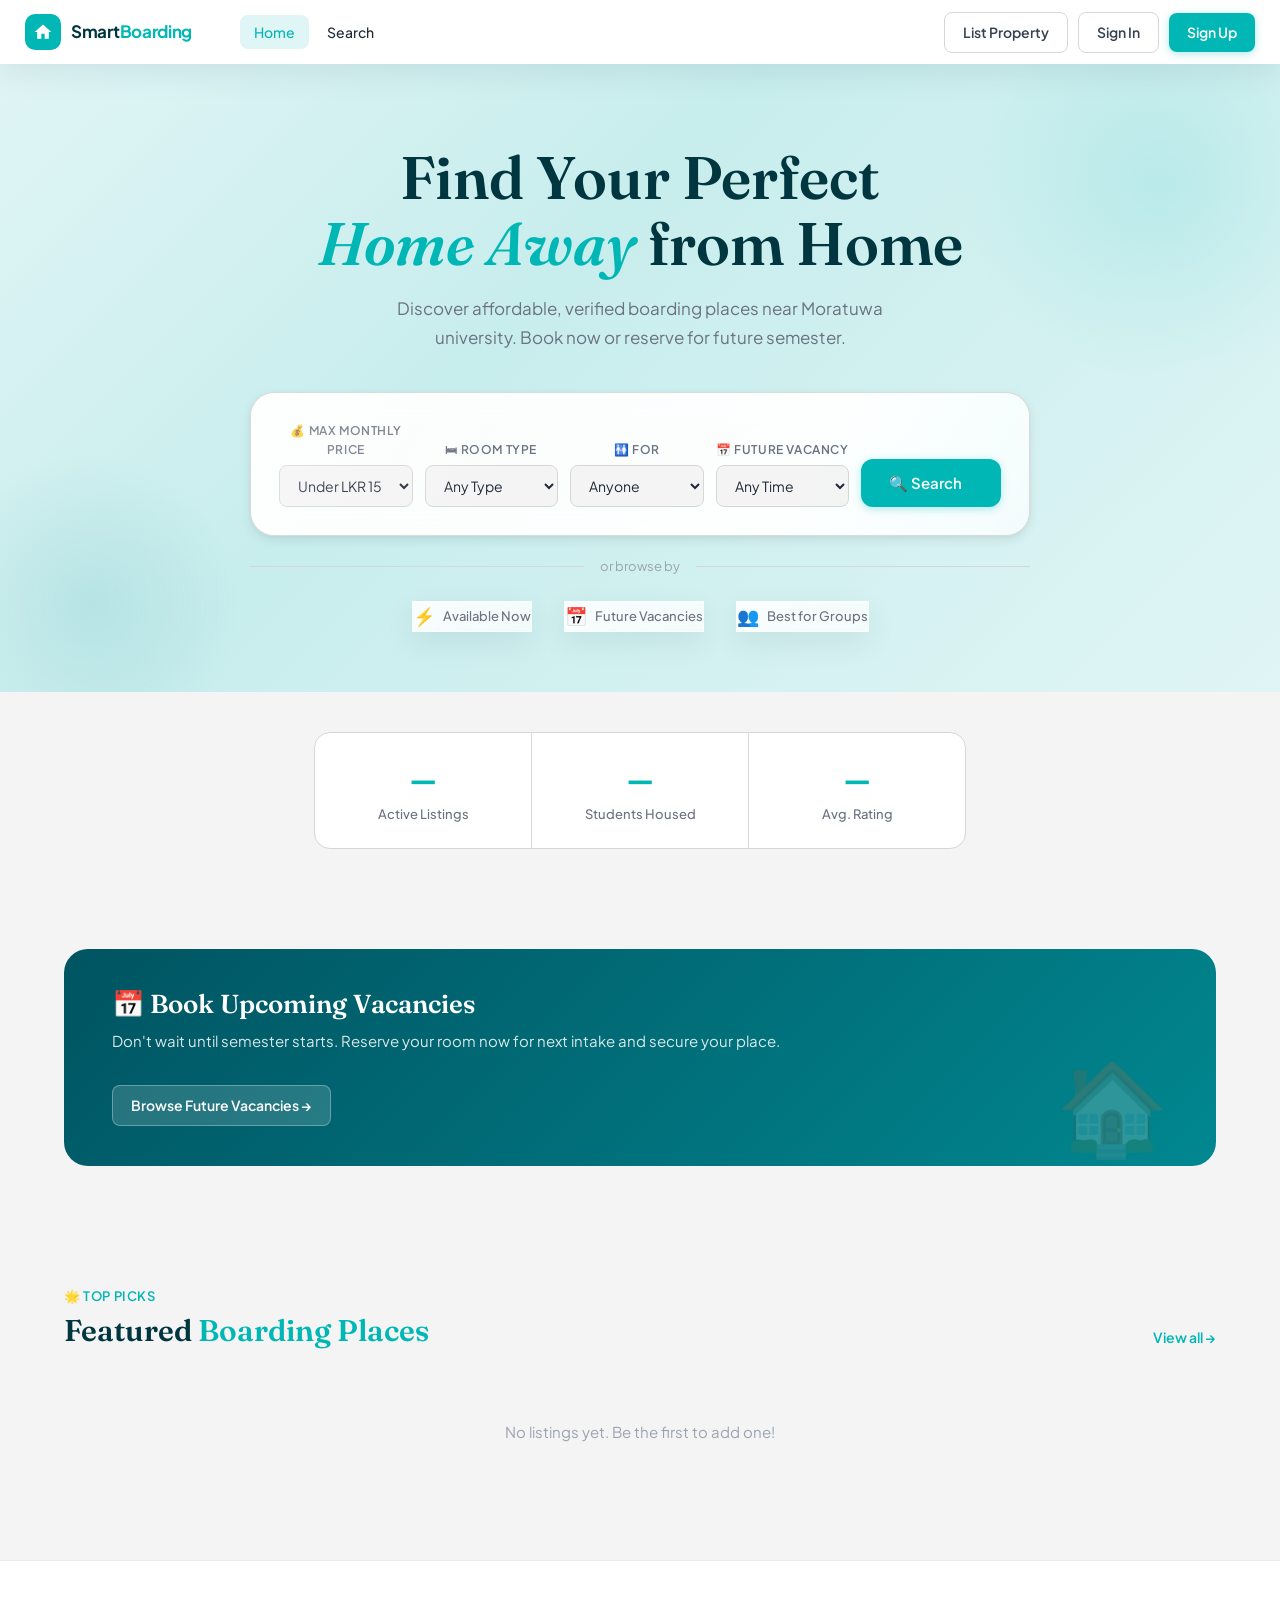
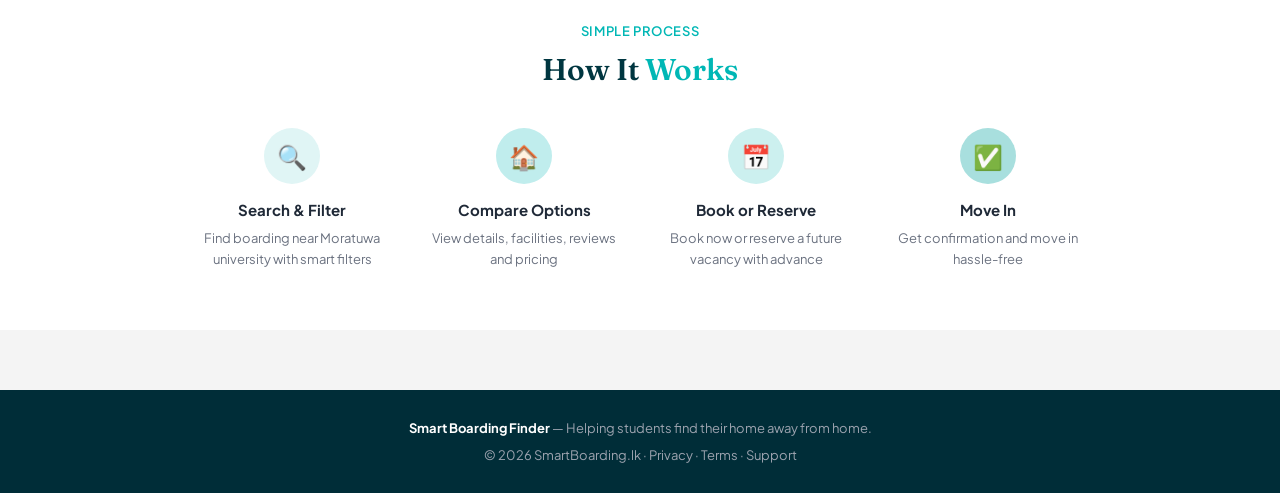
<file: index.html>
<!DOCTYPE html>
<html lang="en">
<head>

<meta charset="UTF-8">
<meta name="viewport" content="width=device-width, initial-scale=1.0">
<title>Smart Boarding Finder — Home</title>
<link rel="preconnect" href="https://fonts.googleapis.com">
<link href="https://fonts.googleapis.com/css2?family=Plus+Jakarta+Sans:wght@300;400;500;600;700;800&family=Fraunces:ital,opsz,wght@0,9..144,300;0,9..144,600;1,9..144,300&display=swap" rel="stylesheet">
<link href="https://cdn.jsdelivr.net/npm/bootstrap@5.3.3/dist/css/bootstrap.min.css" rel="stylesheet">
<link href="https://cdn.jsdelivr.net/npm/bootstrap-icons@1.11.3/font/bootstrap-icons.min.css" rel="stylesheet">
<link rel="stylesheet" href="styles.css">
</head>
<body class="bootstrap-lite bootstrap-lite"  data-page="home">
<nav>
<div class="nav-brand" onclick="showPage('home'); closeMobileMenu();">
<div class="logo">
<svg viewbox="0 0 24 24"><path d="M10 20v-6h4v6h5v-8h3L12 3 2 12h3v8z"></path></svg>
</div>
<span>Smart<em>Boarding</em></span>
</div>
<div class="nav-links">
<a class="active" id="nav-home" onclick="showPage('home'); closeMobileMenu();">Home</a>
<a id="nav-results" onclick="showPage('results'); closeMobileMenu();">Search</a>
<a id="nav-dashboard" onclick="showPage('dashboard'); closeMobileMenu();">Owner Portal</a>
</div>
<div class="nav-end">
<button class="btn btn-ghost" onclick="showPage('dashboard')">List Property</button>
<button class="btn btn-ghost" onclick="showPage('login')">Sign In</button>
<button class="btn btn-primary" onclick="showPage('signup')">Sign Up</button>
</div>
<button aria-label="Open menu" class="mobile-nav-toggle" onclick="toggleMobileMenu()">☰</button>
</nav>
<div class="mobile-nav-menu" id="mobile-nav-menu">
<div class="mobile-nav-user" id="mobile-nav-user">Menu</div>
<div class="mobile-nav-links">
<a id="mobile-nav-home" onclick="showPage('home'); closeMobileMenu();">Home</a>
<a id="mobile-nav-results" onclick="showPage('results'); closeMobileMenu();">Search</a>
<a id="mobile-nav-dashboard" onclick="showPage('dashboard'); closeMobileMenu();">Dashboard</a>
</div>
<div class="mobile-nav-actions" id="mobile-nav-actions" style="margin-top:10px;"></div>
</div>
<div class="page active" id="page-home">

<section class="hero">
<h1>Find Your Perfect<br/><em>Home Away</em> from Home</h1>
<p>Discover affordable, verified boarding places near Moratuwa university. Book now or reserve for future semester.</p>
<div class="search-card">
<div class="search-grid">
<div class="field">
<label>💰 Max Monthly Price</label>
<select id="home-price">
<option value="15000">Under LKR 15,000</option>
<option value="25000">LKR 15,000 – 25,000</option>
<option value="40000">LKR 25,000 – 40,000</option>
<option value="40001">Over LKR 40,000</option>
<option value="">Any Price</option>
</select>
</div>
<div class="field">
<label>🛏 Room Type</label>
<select id="home-room">
<option value="">Any Type</option>
<option value="Single Room">Single Room</option>
<option value="Shared Room">Shared Room</option>
</select>
</div>
<div class="field">
<label>🚻 For</label>
<select id="home-gender">
<option value="">Anyone</option>
<option value="Ladies Only">Ladies Only</option>
<option value="Gents Only">Gents Only</option>
</select>
</div>
<div class="field">
<label>📅 Future Vacancy</label>
<select id="home-future">
<option value="">Any Time</option>
<option value="1">Within 1 Month</option>
<option value="2">Within 2 Months</option>
<option value="3">Within 3 Months</option>
<option value="6">Within 6 Months</option>
<option value="12">Within 12 Months</option>
</select>
</div>
<button class="btn btn-primary btn-lg" onclick="doHomeSearch()" style="white-space:nowrap">
          🔍 Search
        </button>
</div>
</div>
<div class="divider-or">or browse by</div>
<div class="quick-features">
<div class="quick-feat" onclick="quickFilter('available')" style="cursor:pointer"><span class="icon">⚡</span> Available Now</div>
<div class="quick-feat" onclick="quickFilter('future')" style="cursor:pointer"><span class="icon">📅</span> Future Vacancies</div>
<div class="quick-feat" onclick="quickFilter('groups')" style="cursor:pointer"><span class="icon">👥</span> Best for Groups</div>
</div>
</section>
<!-- Stats -->
<div style="padding:40px 24px 0;max-width:700px;margin:0 auto;">
<div class="stats-row">
<div class="stat-item"><span class="stat-num" id="home-stat-listings">—</span><div class="stat-label">Active Listings</div></div>
<div class="stat-item"><span class="stat-num" id="home-stat-students">—</span><div class="stat-label">Students Housed</div></div>
<div class="stat-item"><span class="stat-num" id="home-stat-rating">—</span><div class="stat-label">Avg. Rating</div></div>
</div>
</div>
<!-- Vacancy Banner -->
<div style="padding:40px 24px 0;max-width:1200px;margin:0 auto;">
<div class="vacancy-banner">
<div>
<h2>📅 Book Upcoming Vacancies</h2>
<p>Don't wait until semester starts. Reserve your room now for next intake and secure your place.</p>
<button class="btn btn-ghost" onclick="showPage('results')" style="margin-top:16px;background:rgba(255,255,255,.15);color:white;border-color:rgba(255,255,255,.3)">Browse Future Vacancies →</button>
</div>
</div>
</div>

<!-- Featured Listings -->


<section class="section">
<div class="section-header">
<div>
<div style="font-size:13px;font-weight:600;color:var(--brand);text-transform:uppercase;letter-spacing:.6px;margin-bottom:6px;">🌟 Top Picks</div>
<div class="section-title">Featured <span>Boarding Places</span></div>
</div>
<a class="see-all" onclick="showPage('results')">View all →</a>
</div>
<div class="cards-grid" id="home-listings-grid">
<!-- Card 1 -->
<div class="boarding-card" onclick="showPage('detail')">
<div class="card-img" style="background:linear-gradient(135deg,#80DBD9,#5CCFCD);">
<div class="card-img-placeholder">🏘️</div>
<div class="card-badges">
<span class="badge badge-available">✓ Available Now</span>
</div>
<button class="fav-btn" onclick="event.stopPropagation();this.classList.toggle('active')">♡</button>
</div>
<div class="card-body">
<div class="card-title">Sunset View Boarding</div>
<div class="card-location">📍 Katubedda Road, 0.8 km from UoM</div>
<div class="card-meta">
<div class="card-price">LKR 18,000<span>/mo</span></div>
<div class="card-dist">🚶 10 min</div>
</div>
<div class="card-tags">
<span class="tag">📶 WiFi</span><span class="tag">🍳 Kitchen</span><span class="tag">🚗 Parking</span><span class="tag badge-group" style="font-weight:700">👥 Groups</span>
</div>
</div>
</div>
<!-- Card 2 -->
<div class="boarding-card" onclick="showPage('detail')">
<div class="card-img" style="background:linear-gradient(135deg,#A8E6E5,#5CCFCD);">
<div class="card-img-placeholder">🏠</div>
<div class="card-badges">
<span class="badge badge-soon">📅 From May 2026</span>
</div>
<button class="fav-btn" onclick="event.stopPropagation();this.classList.toggle('active')">♡</button>
</div>
<div class="card-body">
<div class="card-title">Green Garden Residence</div>
<div class="card-location">📍 Piliyandala Town, 2.2 km from UoM</div>
<div class="card-meta">
<div class="card-price">LKR 12,500<span>/mo</span></div>
<div class="card-dist">🚌 15 min</div>
</div>
<div class="card-tags">
<span class="tag">📶 WiFi</span><span class="tag">🛡 Security</span><span class="tag">🌿 Garden</span>
</div>
</div>
</div>
<!-- Card 3 -->
<div class="boarding-card" onclick="showPage('detail')">
<div class="card-img" style="background:linear-gradient(135deg,#80CECE,#018790);">
<div class="card-img-placeholder">🏡</div>
<div class="card-badges">
<span class="badge badge-available">✓ Available Now</span>
</div>
<button class="fav-btn active" onclick="event.stopPropagation();this.classList.toggle('active')">♥</button>
</div>
<div class="card-body">
<div class="card-title">Mahaweli Heights</div>
<div class="card-location">📍 Katubedda, 0.4 km from UoM</div>
<div class="card-meta">
<div class="card-price">LKR 22,000<span>/mo</span></div>
<div class="card-dist">🚶 5 min</div>
</div>
<div class="card-tags">
<span class="tag">📶 WiFi</span><span class="tag">🍳 Kitchen</span><span class="tag">🧺 Laundry</span><span class="tag">❄️ AC</span>
</div>
</div>
</div>
</div>
</section>
<!-- How it works -->
<section style="background:white;padding:60px 24px;border-top:1px solid var(--gray-100);">
<div style="max-width:900px;margin:0 auto;text-align:center;">
<div style="font-size:13px;font-weight:600;color:var(--brand);text-transform:uppercase;letter-spacing:.6px;margin-bottom:10px;">Simple Process</div>
<div class="section-title" style="margin-bottom:40px;">How It <span>Works</span></div>
<div style="display:grid;grid-template-columns:repeat(auto-fit,minmax(180px,1fr));gap:28px;">
<div>
<div style="width:56px;height:56px;background:var(--brand-light);border-radius:50%;display:flex;align-items:center;justify-content:center;font-size:24px;margin:0 auto 14px;">🔍</div>
<div style="font-weight:700;font-size:15px;margin-bottom:6px;">Search &amp; Filter</div>
<div style="font-size:13px;color:var(--gray-500);">Find boarding near Moratuwa university with smart filters</div>
</div>
<div>
<div style="width:56px;height:56px;background:#C0EDED;border-radius:50%;display:flex;align-items:center;justify-content:center;font-size:24px;margin:0 auto 14px;">🏠</div>
<div style="font-weight:700;font-size:15px;margin-bottom:6px;">Compare Options</div>
<div style="font-size:13px;color:var(--gray-500);">View details, facilities, reviews and pricing</div>
</div>
<div>
<div style="width:56px;height:56px;background:#CCF0EF;border-radius:50%;display:flex;align-items:center;justify-content:center;font-size:24px;margin:0 auto 14px;">📅</div>
<div style="font-weight:700;font-size:15px;margin-bottom:6px;">Book or Reserve</div>
<div style="font-size:13px;color:var(--gray-500);">Book now or reserve a future vacancy with advance</div>
</div>
<div>
<div style="width:56px;height:56px;background:#A8DFDE;border-radius:50%;display:flex;align-items:center;justify-content:center;font-size:24px;margin:0 auto 14px;">✅</div>
<div style="font-weight:700;font-size:15px;margin-bottom:6px;">Move In</div>
<div style="font-size:13px;color:var(--gray-500);">Get confirmation and move in hassle-free</div>
</div>
</div>
</div>
</section>
<footer>
<strong>Smart Boarding Finder</strong> — Helping students find their home away from home.<br/>
<span style="margin-top:6px;display:block;">© 2026 SmartBoarding.lk · Privacy · Terms · Support</span>
</footer>
</div>
<script src="https://cdn.jsdelivr.net/npm/bootstrap@5.3.3/dist/js/bootstrap.bundle.min.js"></script>
<script src="app.js"></script>
</body>
</html>
</file>
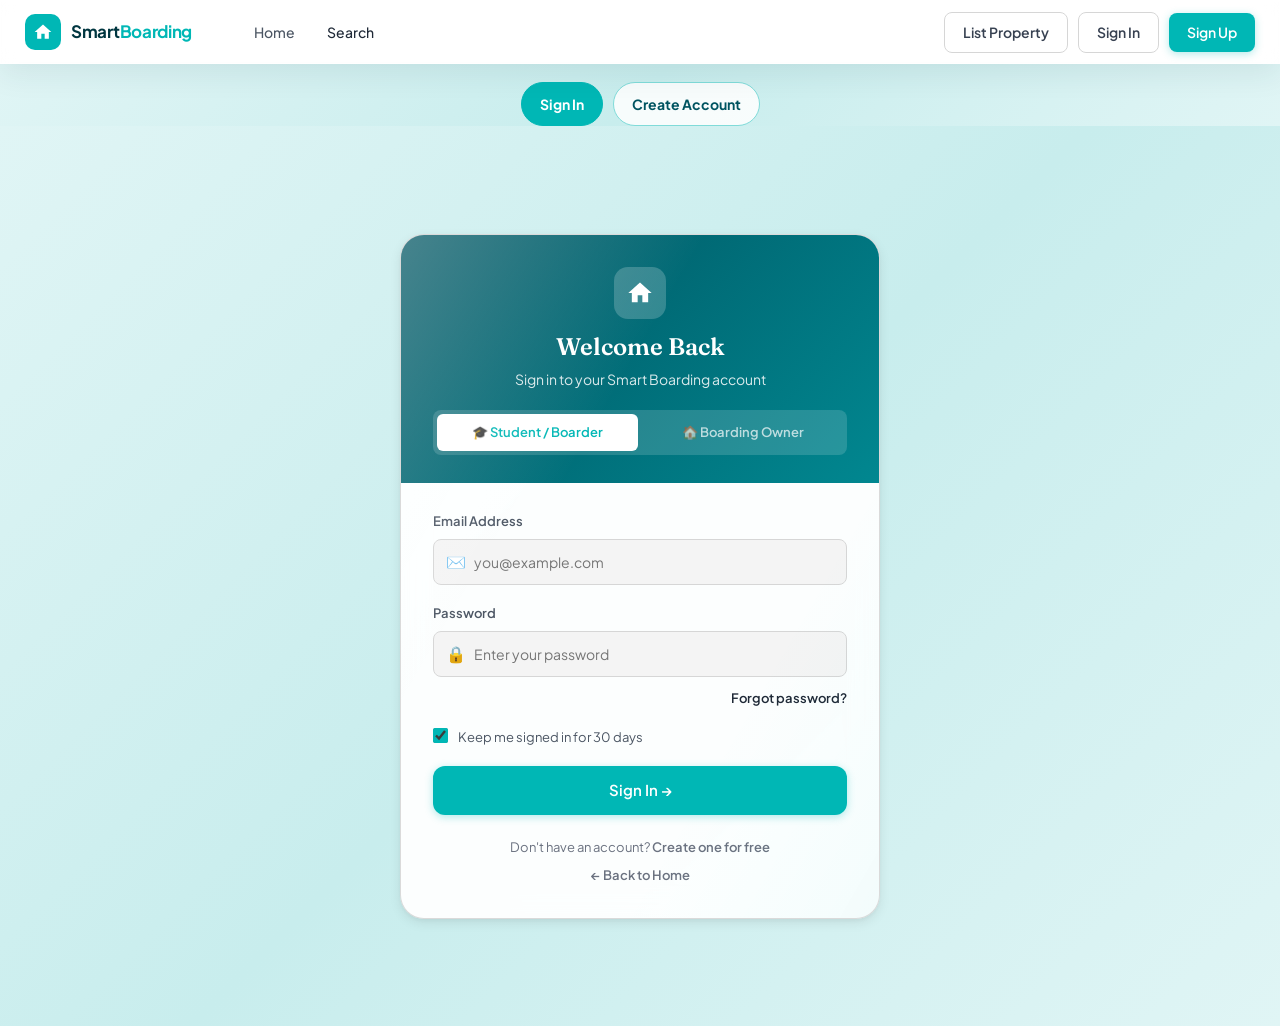
<file: auth.html>
<!DOCTYPE html>
<html lang="en">
<head>
<meta charset="utf-8"/>
<meta content="width=device-width, initial-scale=1.0" name="viewport"/>
<title>Smart Boarding Finder — Log In</title>
<link href="https://fonts.googleapis.com" rel="preconnect"/>
<link href="https://fonts.googleapis.com/css2?family=Plus+Jakarta+Sans:wght@300;400;500;600;700;800&amp;family=Fraunces:ital,opsz,wght@0,9..144,300;0,9..144,600;1,9..144,300&amp;display=swap" rel="stylesheet"/>
<link href="https://cdn.jsdelivr.net/npm/bootstrap@5.3.3/dist/css/bootstrap.min.css" rel="stylesheet"/>
<link href="https://cdn.jsdelivr.net/npm/bootstrap-icons@1.11.3/font/bootstrap-icons.min.css" rel="stylesheet"/>
<link href="styles.css" rel="stylesheet"/>
</head>
<body class="bootstrap-lite bootstrap-lite"  data-page="auth">
<nav>
<div class="nav-brand" onclick="showPage('home'); closeMobileMenu();">
<div class="logo">
<svg viewbox="0 0 24 24"><path d="M10 20v-6h4v6h5v-8h3L12 3 2 12h3v8z"></path></svg>
</div>
<span>Smart<em>Boarding</em></span>

</div>
<div class="nav-links">
<a class="active" id="nav-home" onclick="showPage('home'); closeMobileMenu();">Home</a>
<a id="nav-results" onclick="showPage('results'); closeMobileMenu();">Search</a>
<a id="nav-dashboard" onclick="showPage('dashboard'); closeMobileMenu();">Owner Portal</a>
</div>   
<div class="nav-end">
<button class="btn btn-ghost" onclick="showPage('dashboard')">List Property</button>
<button class="btn btn-ghost" onclick="showPage('login')">Sign In</button>
<button class="btn btn-primary" onclick="showPage('signup')">Sign Up</button>
</div>
<button aria-label="Open menu" class="mobile-nav-toggle" onclick="toggleMobileMenu()">☰</button>
</nav>
<div class="mobile-nav-menu" id="mobile-nav-menu">
<div class="mobile-nav-user" id="mobile-nav-user">Menu</div>
<div class="mobile-nav-links">
<a id="mobile-nav-home" onclick="showPage('home'); closeMobileMenu();">Home</a>
<a id="mobile-nav-results" onclick="showPage('results'); closeMobileMenu();">Search</a>
<a id="mobile-nav-dashboard" onclick="showPage('dashboard'); closeMobileMenu();">Dashboard</a>
</div>
<div class="mobile-nav-actions" id="mobile-nav-actions" style="margin-top:10px;"></div>
</div>
<div class="page active" id="page-auth">
  <div class="auth-switch-strip">
    <button class="auth-switch-tab active" id="auth-mode-login-btn" onclick="showAuthMode('login')">Sign In</button>
    <button class="auth-switch-tab" id="auth-mode-signup-btn" onclick="showAuthMode('signup')">Create Account</button>
  </div>
  <div id="auth-login-panel" class="auth-mode-panel active">
    <div class="auth-page">
<div class="auth-container">
<div class="auth-card">
<div class="auth-header">
<div class="auth-logo">
<svg viewbox="0 0 24 24"><path d="M10 20v-6h4v6h5v-8h3L12 3 2 12h3v8z"></path></svg>
</div>
<h2>Welcome Back</h2>
<p>Sign in to your Smart Boarding account</p>
<div class="auth-role-tabs">
<button class="auth-role-tab active" id="login-tab-student" onclick="switchLoginRole('student')">🎓 Student / Boarder</button>
<button class="auth-role-tab" id="login-tab-owner" onclick="switchLoginRole('owner')">🏠 Boarding Owner</button>
</div>
</div>
<div class="auth-body">

<div class="auth-field">
<label>Email Address</label>
<div class="input-icon-wrap">
<span class="input-icon">✉️</span>
<input id="login-email" placeholder="you@example.com" style="padding-left:40px;" type="email"/>
</div>
</div>
<div class="auth-field">
<label>Password</label>
<div class="input-icon-wrap">
<span class="input-icon">🔒</span>
<input id="login-password" placeholder="Enter your password" style="padding-left:40px;" type="password"/>
</div>
</div>
<div class="forgot-link"><a>Forgot password?</a></div>
<div id="login-owner-extra" style="display:none;">
<div class="owner-extras">
<div class="oe-title">🏠 Owner Verification</div>
<div class="auth-field" style="margin-bottom:0;">
<label>NIC / Business Registration No.</label>
<input placeholder="e.g. 199512345678 or BR-12345" type="text"/>
</div>
</div>
</div>
<label class="auth-check"><input checked="" type="checkbox"/> Keep me signed in for 30 days</label>
<button class="btn btn-primary btn-lg" onclick="loginUser()" style="width:100%;justify-content:center;">Sign In →</button>
<div class="auth-footer">Don't have an account? <a onclick="showPage('signup')">Create one for free</a></div>
<div class="auth-footer" style="margin-top:8px;"><a onclick="showPage('home')">← Back to Home</a></div>
</div>
</div>
<div style="display:flex;justify-content:center;gap:24px;margin-top:20px;flex-wrap:wrap;">
<div style="font-size:12px;color:var(--gray-500);">🔒 SSL Secured</div>
<div style="font-size:12px;color:var(--gray-500);">✅ Verified Platform</div>
<div style="font-size:12px;color:var(--gray-500);">🇱🇰 Made for Sri Lanka</div>
</div>
</div>
</div>
  </div>
  <div id="auth-signup-panel" class="auth-mode-panel">
    <div class="auth-page">
<div class="auth-container" style="max-width:540px;">
<div class="auth-card">
<div class="auth-header">
<div class="auth-logo">
<svg viewbox="0 0 24 24"><path d="M10 20v-6h4v6h5v-8h3L12 3 2 12h3v8z"></path></svg>
</div>

<h2>Create Your Account</h2>
<p>Join thousands of students finding their perfect boarding</p>
<div class="auth-role-tabs">
<button class="auth-role-tab active" id="signup-tab-student" onclick="switchSignupRole('student')">🎓 I'm a Student</button>
<button class="auth-role-tab" id="signup-tab-owner" onclick="switchSignupRole('owner')">🏠 I'm an Owner</button>
</div>
</div>
<div class="auth-body">


<div class="auth-row">
<div class="auth-field" style="margin-bottom:0;"><label>First Name</label><input id="signup-fname" placeholder="Kasun" type="text"/></div>
<div class="auth-field" style="margin-bottom:0;"><label>Last Name</label><input id="signup-lname" placeholder="Perera" type="text"/></div>
</div>

<div style="margin-bottom:18px;"></div>
<div class="auth-field">
<label>Email Address</label>
<div class="input-icon-wrap">
<span class="input-icon">✉️</span>
<input id="signup-email" placeholder="kasun@students.ac.lk" style="padding-left:40px;" type="email"/>
</div>
</div>
<div class="auth-field">
<label>Mobile Number</label>
<div class="input-icon-wrap">
<span class="input-icon">📱</span>
<input id="signup-phone" placeholder="+94 77 123 4567" style="padding-left:40px;" type="tel"/>
</div>
</div>
<div id="signup-student-fields">
<div class="owner-extras" style="background:#E0F5F5;border-color:#80DBD9;">
<div class="oe-title" style="color:var(--success);">🎓 Student Details</div>
<div class="auth-row" style="margin-bottom:12px;">
<div class="auth-field" style="margin-bottom:0;"><label>Student ID (optional)</label><input placeholder="CS/2024/001" type="text"/></div>
</div>
<div class="auth-field" style="margin-bottom:0;"><label>Faculty / Department</label><input placeholder="e.g. Faculty of Science" type="text"/></div>
</div>
</div>
<div id="signup-owner-fields" style="display:none;">
<div class="owner-extras">
<div class="oe-title">🏠 Property Owner Details</div>
<div class="auth-field"><label>NIC Number</label><input placeholder="199512345678 or 952345678V" type="text"/></div>
<div class="auth-row" style="margin-bottom:12px;">
<div class="auth-field" style="margin-bottom:0;">
<label>Number of Properties</label>
<select><option>1 property</option><option>2–3 properties</option><option>4+ properties</option></select>
</div>
</div>
<div class="auth-field" style="margin-bottom:0;"><label>Property / Business Name</label><input placeholder="e.g. Sunset View Boarding House" type="text"/></div>
</div>
</div>
<div style="margin-bottom:18px;"></div>
<div class="auth-field">
<label>Password</label>
<div class="input-icon-wrap">
<span class="input-icon">🔒</span>
<input id="signup-password" placeholder="Create a strong password" style="padding-left:40px;" type="password"/>
</div>
<div class="password-hint">Min. 8 characters with a number and special character</div>
</div>
<div class="auth-field">
<label>Confirm Password</label>
<div class="input-icon-wrap">
<span class="input-icon">🔒</span>
<input placeholder="Repeat your password" style="padding-left:40px;" type="password"/>
</div>
</div>
<label class="auth-check"><input type="checkbox"/> I agree to the <a style="color:var(--brand);font-weight:600;">Terms of Service</a> and <a style="color:var(--brand);font-weight:600;">Privacy Policy</a></label>
<label class="auth-check"><input checked="" type="checkbox"/> Send me updates about new listings and availability alerts</label>
<button class="btn btn-primary btn-lg" onclick="signupUser()" style="width:100%;justify-content:center;">🚀 Create Account</button>
<div class="auth-footer">Already have an account? <a onclick="showPage('login')">Sign in here</a></div>
<div class="auth-footer" style="margin-top:8px;"><a onclick="showPage('home')">← Back to Home</a></div>
</div>
</div>
<div style="display:flex;justify-content:center;gap:24px;margin-top:20px;flex-wrap:wrap;">
<div style="font-size:12px;color:var(--gray-500);">🔒 SSL Secured</div>
<div style="font-size:12px;color:var(--gray-500);">✅ Free to Join</div>
<div style="font-size:12px;color:var(--gray-500);">🇱🇰 Made for Sri Lanka</div>
</div>
</div>
</div>
  </div>
</div>
<script src="https://cdn.jsdelivr.net/npm/bootstrap@5.3.3/dist/js/bootstrap.bundle.min.js"></script>
<script src="app.js"></script>
</body>
</html>
</file>
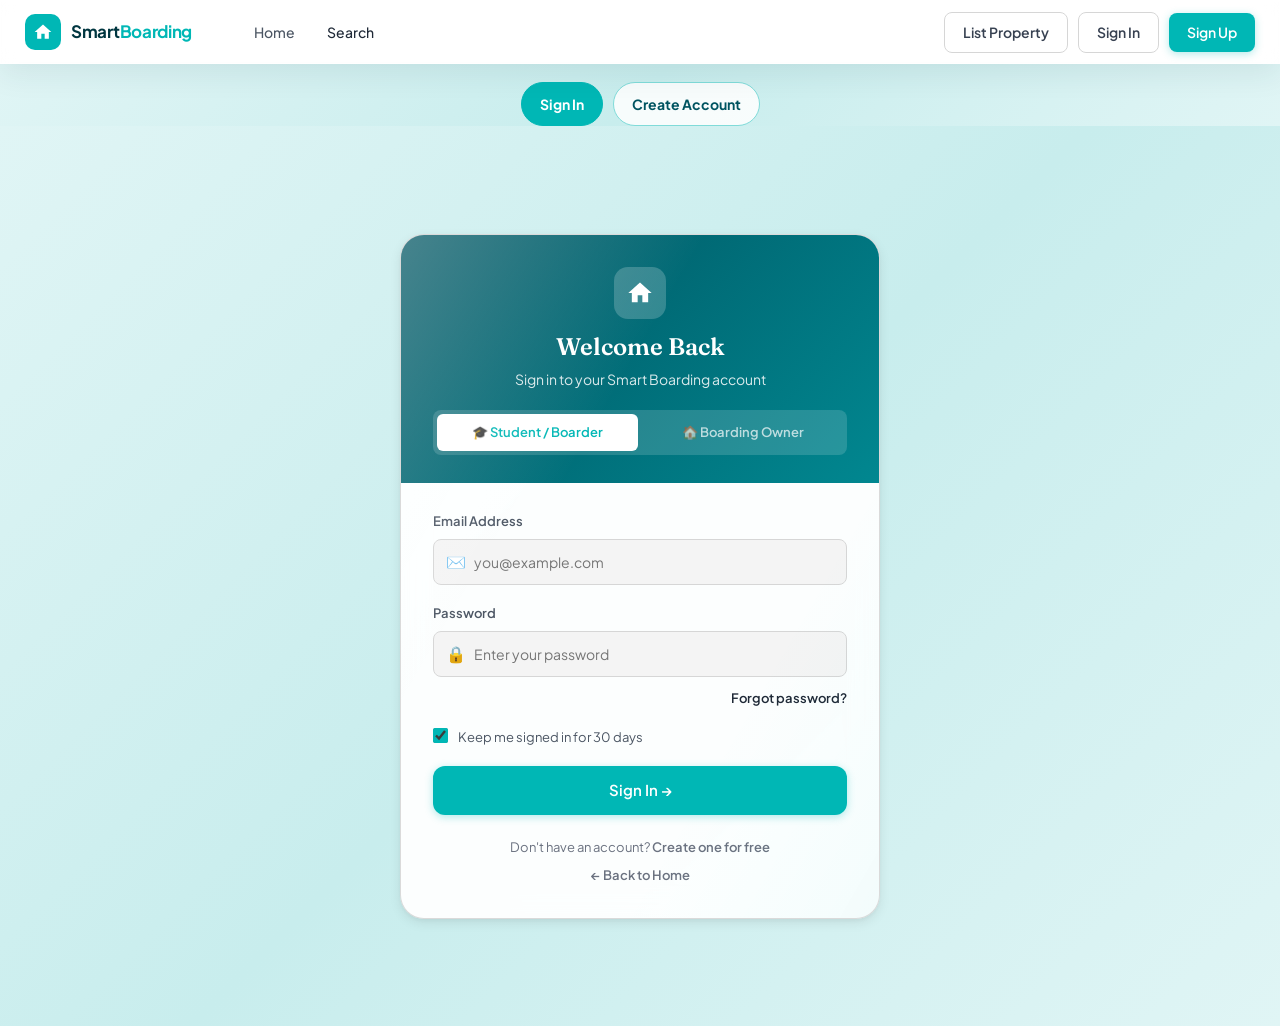
<file: dashboard.html>
<!DOCTYPE html>

<html lang="en">
<head>
<meta charset="utf-8"/>
<meta content="width=device-width, initial-scale=1.0" name="viewport"/>
<title>Smart Boarding Finder — Dashboard</title>
<link href="https://fonts.googleapis.com" rel="preconnect"/>
<link href="https://fonts.googleapis.com/css2?family=Plus+Jakarta+Sans:wght@300;400;500;600;700;800&amp;family=Fraunces:ital,opsz,wght@0,9..144,300;0,9..144,600;1,9..144,300&amp;display=swap" rel="stylesheet"/>
<link href="https://cdn.jsdelivr.net/npm/bootstrap@5.3.3/dist/css/bootstrap.min.css" rel="stylesheet"/>
<link href="https://cdn.jsdelivr.net/npm/bootstrap-icons@1.11.3/font/bootstrap-icons.min.css" rel="stylesheet"/>
<link href="styles.css" rel="stylesheet"/>


<style>
.dashboard-modal-overlay{
  display:none;position:fixed;inset:0;z-index:1080;background:rgba(0,0,0,.35);
  align-items:center;justify-content:center;padding:20px;
}
.dashboard-modal-card{
  width:min(900px,96vw);max-height:90vh;overflow:auto;background:#fff;border-radius:20px;
  border:1px solid var(--gray-200);box-shadow:0 18px 50px rgba(0,0,0,.18);padding:24px;
}
.dashboard-modal-header{display:flex;align-items:center;justify-content:space-between;gap:16px;margin-bottom:18px;}
.dashboard-modal-title{font-family:'Fraunces',serif;font-size:24px;font-weight:600;color:var(--gray-900);}
.dashboard-modal-sub{font-size:13px;color:var(--gray-500);margin-top:4px;}
.dashboard-modal-close{width:42px;height:42px;border-radius:12px;border:1px solid var(--gray-200);background:#fff;cursor:pointer;font-size:22px;line-height:1;}
@media (max-width: 768px){
  .dashboard-modal-card{width:100%;padding:18px;border-radius:18px;}
}
</style>

</head>
<body class="bootstrap-lite bootstrap-lite"  data-page="dashboard">
<nav>
<div class="nav-brand" onclick="showPage('home'); closeMobileMenu();">
<div class="logo">
<svg viewbox="0 0 24 24"><path d="M10 20v-6h4v6h5v-8h3L12 3 2 12h3v8z"></path></svg>
</div>
<span>Smart<em>Boarding</em></span>
</div>
<div class="nav-links">
<a class="active" id="nav-home" onclick="showPage('home'); closeMobileMenu();">Home</a>
<a id="nav-results" onclick="showPage('results'); closeMobileMenu();">Search</a>
<a id="nav-dashboard" onclick="showPage('dashboard'); closeMobileMenu();">Owner Portal</a>
</div>
<div class="nav-end">
<button class="btn btn-ghost" onclick="showPage('dashboard')">List Property</button>
<button class="btn btn-ghost" onclick="showPage('login')">Sign In</button>
<button class="btn btn-primary" onclick="showPage('signup')">Sign Up</button>
</div>
<button aria-label="Open menu" class="mobile-nav-toggle" onclick="toggleMobileMenu()">☰</button>
</nav>
<div class="mobile-nav-menu" id="mobile-nav-menu">
<div class="mobile-nav-user" id="mobile-nav-user">Menu</div>
<div class="mobile-nav-links">
<a id="mobile-nav-home" onclick="showPage('home'); closeMobileMenu();">Home</a>
<a id="mobile-nav-results" onclick="showPage('results'); closeMobileMenu();">Search</a>
<a id="mobile-nav-dashboard" onclick="showPage('dashboard'); closeMobileMenu();">Dashboard</a>
</div>
<div class="mobile-nav-actions" id="mobile-nav-actions" style="margin-top:10px;"></div>
</div>
<div class="page active" id="page-dashboard">
<div class="dashboard-wrap">
<div class="dashboard-header">
<div>
<div id="dash-welcome" style="font-size:13px;color:var(--gray-500);margin-bottom:4px;">Welcome back 👋</div>
<h1>Owner Dashboard</h1>
</div>
<div id="dash-header-actions" style="display:flex;gap:10px;flex-wrap:wrap;">
<button class="btn btn-primary" onclick="goToAddListing()">+ Add New Listing</button>
</div>
</div>
<!-- Stats -->
<div class="dashboard-grid" style="grid-template-columns:repeat(2,1fr);">
<div class="dash-stat">
<div class="stat-icon">📅</div>
<div class="stat-val" id="dash-stat-bookings">—</div>
<div class="stat-desc" id="dash-stat-bookings-label">Total Bookings</div>
</div>
<div class="dash-stat">
<div class="stat-icon">👤</div>
<div class="stat-val" id="dash-stat-role" style="font-size:18px;">—</div>
<div class="stat-desc">Account Type</div>
</div>
</div>
<div class="dash-main">
<!-- Listing Form -->
<div class="listing-form">
<h3>✏️ Edit Listing — Sunset View Boarding</h3>
<div class="form-group">
<label>Property Name</label>
<input type="text" value="Sunset View Boarding House"/>
</div>
<div style="display:grid;grid-template-columns:1fr 1fr;gap:14px;">
<div class="form-group">
<label>Address</label>
<input type="text" value="No. 45, Molpe Road, Katubedda"/>
</div>
</div>
<div style="display:grid;grid-template-columns:1fr 1fr 1fr;gap:14px;">
<div class="form-group">
<label>Monthly Price (LKR)</label>
<input type="number" value="18000"/>
</div>
<div class="form-group">
<label>Current Vacancies</label>
<input type="number" value="2"/>
</div>
<div class="form-group">
<label>Room Type</label>
<select><option>Single</option><option>Shared</option><option>Both</option></select>
</div>
</div>
<div class="form-group">
<label>Upcoming Vacancies</label>
<div style="display:grid;grid-template-columns:1fr 1fr;gap:12px;">
<input placeholder="Number of slots" type="number" value="3"/>
<input type="date" value="2026-07-01"/>
</div>
</div>
<div class="form-group">
<label>Description</label>
<textarea>A comfortable and secure boarding facility designed for university students, just 0.8km from UoC. All rooms furnished, WiFi and bills included.</textarea>
</div>
<div class="form-group">
<label>Facilities</label>
<div style="display:grid;grid-template-columns:repeat(3,1fr);gap:8px;font-size:13px;">
<label class="check-item"><input checked="" type="checkbox"/> 📶 WiFi</label>
<label class="check-item"><input checked="" type="checkbox"/> 🍳 Kitchen</label>
<label class="check-item"><input checked="" type="checkbox"/> 🚗 Parking</label>
<label class="check-item"><input checked="" type="checkbox"/> 🧺 Laundry</label>
<label class="check-item"><input checked="" type="checkbox"/> 🛡 Security</label>
<label class="check-item"><input type="checkbox"/> ❄️ AC</label>
<label class="check-item"><input type="checkbox"/> 🍽 Meals</label>
<label class="check-item"><input type="checkbox"/> 📺 TV Room</label>
</div>
</div>
<div class="form-group">
<label>Upload Photos</label>
<div class="upload-zone">
<div class="upload-icon">📷</div>
<p>Drag &amp; drop photos here, or <strong>click to browse</strong></p>
<p style="font-size:12px;margin-top:4px;">JPG, PNG up to 10MB each · Max 10 photos</p>
</div>
</div>
<!-- Toggles -->
<div style="margin:16px 0;">
<div class="toggle-row">
<div><div class="toggle-label">🟢 Mark as Available</div><div class="toggle-sub">Listing visible to students</div></div>
<button class="toggle on" onclick="this.classList.toggle('on')"></button>
</div>
<div class="toggle-row">
<div><div class="toggle-label">📅 Accept Future Reservations</div><div class="toggle-sub">Allow students to book upcoming vacancies</div></div>
<button class="toggle on" onclick="this.classList.toggle('on')"></button>
</div>
<div class="toggle-row">
<div><div class="toggle-label">👥 Groups Welcome</div><div class="toggle-sub">Show "Best for Groups" badge</div></div>
<button class="toggle on" onclick="this.classList.toggle('on')"></button>
</div>
<div class="toggle-row">
<div><div class="toggle-label">🚫 Mark as Unavailable</div><div class="toggle-sub">Temporarily hide from search results</div></div>
<button class="toggle" onclick="this.classList.toggle('on')"></button>
</div>
</div>
<div style="display:flex;gap:10px;margin-top:4px;">
<button class="btn btn-primary" style="flex:1;justify-content:center;">💾 Save Changes</button>
<button class="btn btn-ghost">Preview</button>
</div>
</div>
<!-- Right sidebar -->
<div class="dash-side">
<!-- Recent Bookings -->
<div class="bookings-panel" id="dash-bookings-panel">
<div style="display:flex;align-items:center;justify-content:space-between;margin-bottom:16px;">
<h3>Bookings</h3>
<a onclick="openAllBookings()" style="font-size:13px;color:var(--brand);cursor:pointer;font-weight:600;">View all</a>
</div>
<p style="color:var(--gray-400);font-size:13px;padding:8px 0;">Loading...</p>
</div>
<!-- My Listings sidebar (owner only) -->
<div class="bookings-panel" id="dash-listings-panel" style="display:none;">
<h3 style="margin-bottom:16px;">My Listings</h3>
<div id="dash-listings-sidebar-content">
<p style="color:var(--gray-400);font-size:13px;">Loading...</p>
</div>
</div>
</div>
</div>
<section id="dashboard-add-section" style="margin-top:28px;display:none;"><div style="padding:0;max-width:none;margin:0;">

<h1 style="font-family:'Fraunces',serif;font-size:28px;font-weight:600;margin-bottom:24px;">Add New Listing</h1>
<div id="al-auth-warning" style="display:none;background:#CCF0EF;border:1px solid var(--warning);border-radius:var(--radius-md);padding:16px;margin-bottom:20px;font-size:14px;color:#92400E;">
      ⚠️ You must be signed in as an <strong>owner</strong> to add listings. <a onclick="showPage('login')" style="color:var(--brand);cursor:pointer;font-weight:600;">Sign in →</a>
</div>
<div style="background:white;border:1px solid var(--gray-200);border-radius:var(--radius-xl);padding:28px;box-shadow:var(--shadow-md);">
<div class="form-group"><label>Property Name</label><input id="al-title" placeholder="e.g. Sunset View Boarding House" type="text"/></div>
<div style="display:grid;grid-template-columns:1fr 1fr;gap:14px;">
<div class="form-group"><label>City / Area</label><input id="al-city" placeholder="e.g. Katubedda, Moratuwa" type="text"/></div>
<div class="form-group">
<label>Room Type</label>
<div id="al-roomtype-group" style="display:grid;grid-template-columns:1fr 1fr;gap:10px;margin-top:10px;">
<label class="check-item"><input class="al-roomtype" onchange="toggleExclusiveCheckbox(this,'.al-roomtype')" type="checkbox" value="Single Room"/> 🛏 Single Room</label>
<label class="check-item"><input class="al-roomtype" onchange="toggleExclusiveCheckbox(this,'.al-roomtype')" type="checkbox" value="Shared Room"/> 👥 Shared Room</label>
</div>
</div>
</div>
<div class="form-group">
<label>Boarding For</label>
<div id="al-gender-group" style="display:grid;grid-template-columns:1fr 1fr;gap:10px;margin-top:10px;">
<label class="check-item"><input class="al-boardingfor" onchange="toggleExclusiveCheckbox(this,'.al-boardingfor')" type="checkbox" value="Ladies Only"/> 👩 Ladies Only</label>
<label class="check-item"><input class="al-boardingfor" onchange="toggleExclusiveCheckbox(this,'.al-boardingfor')" type="checkbox" value="Gents Only"/> 👨 Gents Only</label>
</div>
</div>
<div style="display:grid;grid-template-columns:1fr 1fr;gap:14px;">
<div class="form-group"><label>Monthly Price (LKR)</label><input id="al-price" placeholder="18000" type="number"/></div>
<div class="form-group"><label>Availability</label>
<select id="al-available" onchange="toggleFutureVacancyFields('al')">
<option value="true">✅ Available Now</option>
<option value="future">📅 Future Vacancy</option>
</select>
</div>
</div>
<div class="form-group" id="al-future-wrap" style="display:none;">
<label>Future Vacancy In</label>
<select id="al-future-months">
<option value="1">1 Month</option>
<option value="2">2 Months</option>
<option value="3">3 Months</option>
<option value="4">4 Months</option>
<option value="5">5 Months</option>
<option value="6">6 Months</option>
<option value="12">12 Months</option>
</select>
</div>
<div style="display:grid;grid-template-columns:1fr 1fr;gap:14px;">
<div class="form-group"><label>Security Deposit (LKR)</label><input id="al-deposit" placeholder="e.g. 18000" type="number"/></div>
<div class="form-group"><label>Advance Payment (LKR)</label><input id="al-advance" placeholder="e.g. 5000" type="number"/></div>
</div>
<div class="form-group">
<label>Facilities <span style="text-transform:none;font-weight:400;color:var(--gray-400);">(select all that apply)</span></label>
<div id="al-amenities-grid" style="display:grid;grid-template-columns:1fr 1fr;gap:10px;margin-top:10px;">
<label class="check-item"><input class="al-amenity" type="checkbox" value="WiFi"/> 📶 WiFi</label>
<label class="check-item"><input class="al-amenity" type="checkbox" value="Kitchen"/> 🍳 Cooking Allowed</label>
<label class="check-item"><input class="al-amenity" type="checkbox" value="Parking"/> 🚗 Parking</label>
<label class="check-item"><input class="al-amenity" type="checkbox" value="Laundry"/> 🧺 Laundry</label>
<label class="check-item"><input class="al-amenity" type="checkbox" value="AC"/> ❄️ Air Conditioning</label>
<label class="check-item"><input class="al-amenity" type="checkbox" value="Security"/> 🛡 24h Security</label>
<label class="check-item"><input class="al-amenity" type="checkbox" value="Meals"/> 🚿 Attached Bath</label>
</div>
</div>
<div class="form-group"><label>Description</label><textarea id="al-description" placeholder="Describe your property for students..."></textarea></div>
<div class="form-group">
<label>📋 House Rules <span style="text-transform:none;font-weight:400;color:var(--gray-400);">(select all that apply)</span></label>
<div id="al-rules-grid" style="display:grid;grid-template-columns:1fr 1fr;gap:8px;margin-top:8px;">
<label class="check-item"><input class="al-rule" type="checkbox" value="No smoking inside"/> 🚭 No smoking inside</label>
<label class="check-item"><input class="al-rule" type="checkbox" value="Guests until 9 PM"/> 🕘 Guests until 9 PM</label>
<label class="check-item"><input class="al-rule" type="checkbox" value="Quiet hours 10 PM–6 AM"/> 🔇 Quiet hours 10 PM–6 AM</label>
<label class="check-item"><input class="al-rule" type="checkbox" value="No parties"/> 🎉 No parties</label>
<label class="check-item"><input class="al-rule" type="checkbox" value="Cooking allowed"/> 🍳 Cooking allowed</label>
<label class="check-item"><input class="al-rule" type="checkbox" value="Pets not allowed"/> 🐾 Pets not allowed</label>
<label class="check-item"><input class="al-rule" type="checkbox" value="No alcohol"/> 🍺 No alcohol</label>
<label class="check-item"><input class="al-rule" type="checkbox" value="Keep common areas clean"/> 🧹 Keep common areas clean</label>
</div>
</div>
<!-- Media Upload Section -->
<div class="form-group">
<label>📸 Photos &amp; Videos <span style="text-transform:none;font-weight:400;color:var(--gray-400);">(optional — up to 10 files)</span></label>
<div class="media-upload-area" id="al-drop-zone" ondragleave="this.classList.remove('drag-over')" ondragover="event.preventDefault();this.classList.add('drag-over')" ondrop="handleDrop(event,'al')">
<input accept="image/*,video/*" id="al-media-input" multiple="" onchange="handleFileSelect(this,'al')" type="file"/>
<div style="font-size:36px;margin-bottom:8px;">📷</div>
<p style="font-weight:600;color:var(--gray-700);margin-bottom:4px;">Drag &amp; drop photos/videos here</p>
<p style="font-size:13px;color:var(--gray-400);">or click to browse · JPG, PNG, MP4, MOV · Max 20MB each</p>
</div>
<div class="upload-progress" id="al-upload-progress">
<div class="upload-progress-bar" id="al-progress-bar" style="width:0%"></div>
</div>
<div class="media-preview-grid" id="al-preview-grid"></div>
</div>
<div id="al-msg" style="display:none;padding:12px 16px;border-radius:var(--radius-sm);margin-bottom:16px;font-size:14px;font-weight:600;"></div>
<div style="display:flex;gap:10px;">
<button class="btn btn-primary btn-lg" onclick="submitListing()" style="flex:1;justify-content:center;">🏠 Submit Listing</button>
<button class="btn btn-ghost btn-lg" onclick="showPage('dashboard')">Cancel</button>
</div>
</div>
</div></section></div>
<footer style="margin-top:40px;background:#002D38;color:var(--gray-400);text-align:center;padding:24px;font-size:13px;">
<strong style="color:white">Smart Boarding Finder</strong> · © 2026
  </footer>
</div>

<!-- Edit Listing Modal -->
<div id="edit-listing-modal" class="dashboard-modal-overlay" onclick="if(event.target===this) closeEditModal()">
  <div class="dashboard-modal-card">
    <div class="dashboard-modal-header">
      <div>
        <div class="dashboard-modal-title">Edit Listing</div>
        <div class="dashboard-modal-sub" id="edit-modal-title-display">Update your listing details</div>
      </div>
      <button class="dashboard-modal-close" onclick="closeEditModal()">×</button>
    </div>

    <div id="el-msg" style="display:none;padding:12px 16px;border-radius:var(--radius-sm);margin-bottom:16px;font-size:14px;font-weight:600;"></div>

    <div style="display:grid;grid-template-columns:1fr 1fr;gap:14px;">
      <div class="form-group">
        <label>Property Name</label>
        <input type="text" id="el-title">
      </div>
      <div class="form-group">
        <label>City / Area</label>
        <input type="text" id="el-city">
      </div>
    </div>

    <div style="display:grid;grid-template-columns:1fr 1fr 1fr;gap:14px;">
      <div class="form-group">
        <label>Monthly Price (LKR)</label>
        <input type="number" id="el-price">
      </div>
      <div class="form-group">
        <label>Security Deposit</label>
        <input type="number" id="el-deposit">
      </div>
      <div class="form-group">
        <label>Advance Payment</label>
        <input type="number" id="el-advance">
      </div>
    </div>

    <div style="display:grid;grid-template-columns:1fr 1fr;gap:20px;margin-bottom:16px;">
      <div class="form-group">
        <label>Room Type</label>
        <div style="display:flex;flex-direction:column;gap:10px;">
          <label class="check-item"><input type="checkbox" class="el-roomtype" value="Single Room" onclick="toggleExclusiveCheckbox(this,'.el-roomtype')"> 🛏️ Single Room</label>
          <label class="check-item"><input type="checkbox" class="el-roomtype" value="Shared Room" onclick="toggleExclusiveCheckbox(this,'.el-roomtype')"> 🛌 Shared Room</label>
        </div>
      </div>
      <div class="form-group">
        <label>Boarding For</label>
        <div style="display:flex;flex-direction:column;gap:10px;">
          <label class="check-item"><input type="checkbox" class="el-boardingfor" value="Ladies Only" onclick="toggleExclusiveCheckbox(this,'.el-boardingfor')"> 👩 Ladies Only</label>
          <label class="check-item"><input type="checkbox" class="el-boardingfor" value="Gents Only" onclick="toggleExclusiveCheckbox(this,'.el-boardingfor')"> 👨 Gents Only</label>
        </div>
      </div>
    </div>

    <div style="display:grid;grid-template-columns:1fr 1fr;gap:14px;">
      <div class="form-group">
        <label>Availability</label>
        <select id="el-available" onchange="toggleFutureVacancyFields('el')">
          <option value="true">Available Now</option>
          <option value="future">Coming Soon</option>
          <option value="false">Booked / Unavailable</option>
        </select>
      </div>
      <div class="form-group" id="el-future-wrap" style="display:none;">
        <label>Future Vacancy Months</label>
        <select id="el-future-months">
          <option value="1">1 month</option>
          <option value="2">2 months</option>
          <option value="3">3 months</option>
          <option value="6">6 months</option>
          <option value="12">12 months</option>
        </select>
      </div>
    </div>

    <div class="form-group">
      <label>Description</label>
      <textarea id="el-description" style="min-height:100px;"></textarea>
    </div>

    <div class="form-group">
      <label>Facilities</label>
      <div style="display:grid;grid-template-columns:repeat(3,minmax(0,1fr));gap:8px;">
        <label class="check-item"><input class="el-amenity" type="checkbox" value="WiFi"> 📶 WiFi</label>
        <label class="check-item"><input class="el-amenity" type="checkbox" value="Kitchen"> 🍳 Kitchen</label>
        <label class="check-item"><input class="el-amenity" type="checkbox" value="Parking"> 🚗 Parking</label>
        <label class="check-item"><input class="el-amenity" type="checkbox" value="Laundry"> 🧺 Laundry</label>
        <label class="check-item"><input class="el-amenity" type="checkbox" value="AC"> ❄️ AC</label>
        <label class="check-item"><input class="el-amenity" type="checkbox" value="Meals"> 🚿 Attached Bath</label>
      </div>
    </div>

    <div class="form-group">
      <label>House Rules</label>
      <div style="display:grid;grid-template-columns:repeat(2,minmax(0,1fr));gap:8px;">
        <label class="check-item"><input class="el-rule" type="checkbox" value="No smoking"> 🚭 No smoking</label>
        <label class="check-item"><input class="el-rule" type="checkbox" value="No pets"> 🐾 No pets</label>
        <label class="check-item"><input class="el-rule" type="checkbox" value="No alcohol"> 🍺 No alcohol</label>
        <label class="check-item"><input class="el-rule" type="checkbox" value="Keep common areas clean"> 🧹 Keep common areas clean</label>
      </div>
    </div>

    <div style="display:flex;gap:10px;justify-content:flex-end;margin-top:10px;">
      <button class="btn btn-ghost" onclick="closeEditModal()">Cancel</button>
      <button class="btn btn-primary" onclick="saveEditListing()">💾 Save Changes</button>
    </div>
  </div>
</div>

<!-- Media Modal -->
<div id="media-modal" class="dashboard-modal-overlay" onclick="if(event.target===this) closeMediaModal()">
  <div class="dashboard-modal-card">
    <div class="dashboard-modal-header">
      <div>
        <div class="dashboard-modal-title">Manage Media</div>
        <div class="dashboard-modal-sub" id="media-modal-listing-name">Listing media</div>
      </div>
      <button class="dashboard-modal-close" onclick="closeMediaModal()">×</button>
    </div>

    <div class="form-group">
      <label>Upload Photos & Videos <span style="text-transform:none;font-weight:400;color:var(--gray-400);">(up to 10 files)</span></label>
      <div class="media-upload-area" id="modal-drop-zone" ondragleave="this.classList.remove('drag-over')" ondragover="event.preventDefault();this.classList.add('drag-over')" ondrop="handleDrop(event,'modal')">
        <input type="file" id="modal-media-input" accept="image/*,video/*" multiple onchange="handleFileSelect(this,'modal')">
        <div style="font-size:36px;margin-bottom:8px;">📷</div>
        <p style="font-weight:600;color:var(--gray-700);margin-bottom:4px;">Drag & drop photos/videos here</p>
        <p style="font-size:13px;color:var(--gray-400);">or click to browse · JPG, PNG, MP4, MOV · Max 20MB each</p>
      </div>
      <div class="upload-progress" id="modal-upload-progress">
        <div class="upload-progress-bar" id="modal-progress-bar" style="width:0%"></div>
      </div>
      <div class="media-preview-grid" id="modal-preview-grid"></div>
    </div>

    <div id="modal-upload-msg" style="display:none;padding:12px 16px;border-radius:var(--radius-sm);margin-bottom:16px;font-size:14px;font-weight:600;"></div>

    <div class="form-group">
      <label>Existing Media</label>
      <div class="media-preview-grid" id="modal-existing-media"></div>
    </div>

    <div style="display:flex;gap:10px;justify-content:flex-end;margin-top:10px;">
      <button class="btn btn-ghost" onclick="closeMediaModal()">Close</button>
      <button class="btn btn-primary" onclick="uploadModalMedia()">⬆️ Upload Selected</button>
    </div>
  </div>
</div>

<script src="https://cdn.jsdelivr.net/npm/bootstrap@5.3.3/dist/js/bootstrap.bundle.min.js"></script>
<script src="app.js"></script>
</body>
</html>
</file>
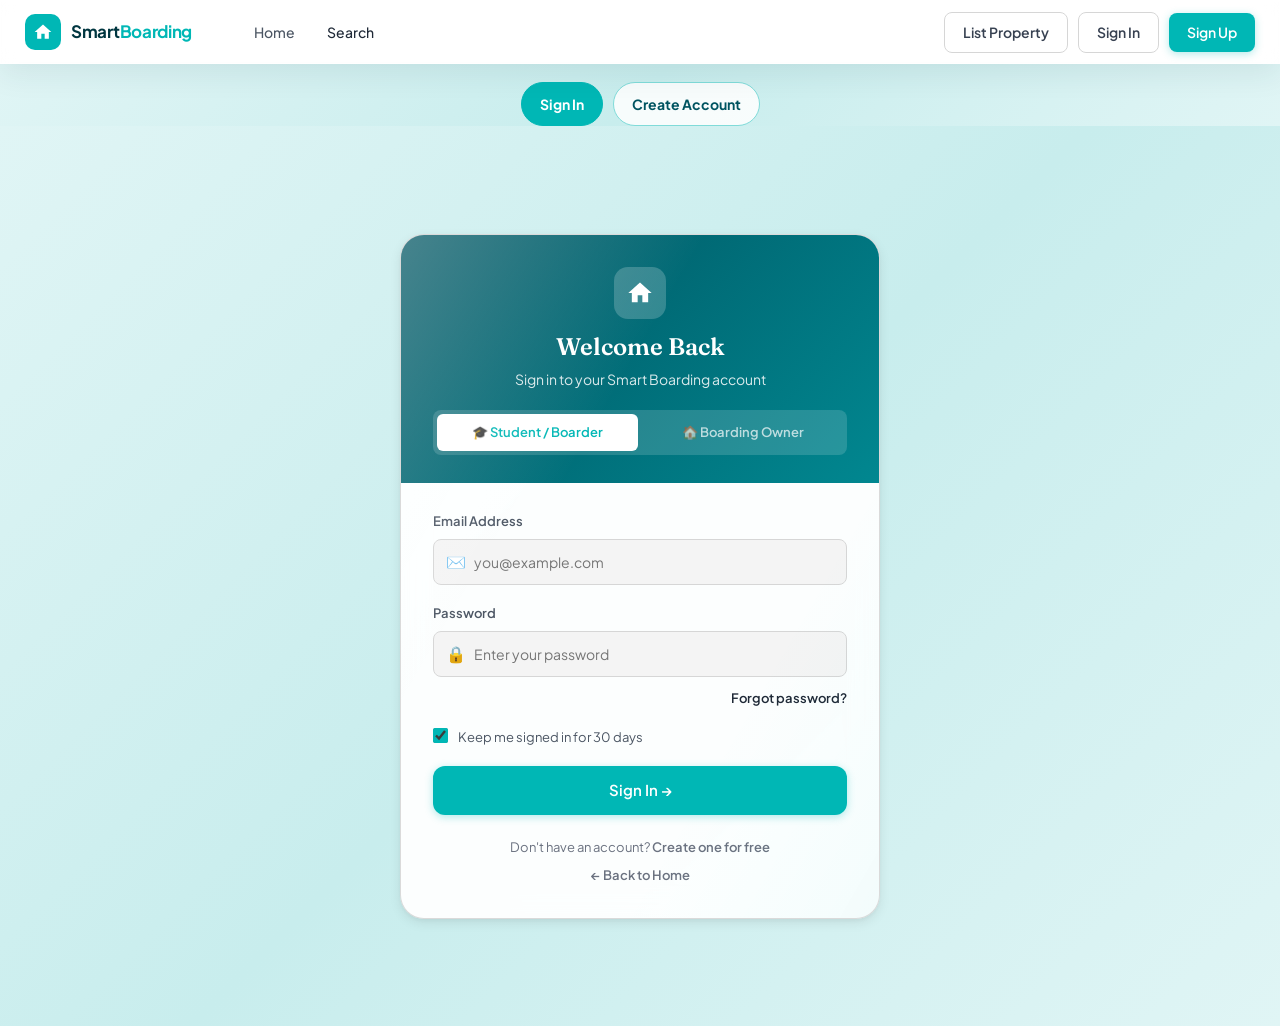
<file: my-bookings.html>
<!DOCTYPE html>
<html lang="en">
<head>

<meta charset="UTF-8">
<meta name="viewport" content="width=device-width, initial-scale=1.0">
<title>Smart Boarding Finder — My Bookings</title>
<link rel="preconnect" href="https://fonts.googleapis.com">
<link href="https://fonts.googleapis.com/css2?family=Plus+Jakarta+Sans:wght@300;400;500;600;700;800&family=Fraunces:ital,opsz,wght@0,9..144,300;0,9..144,600;1,9..144,300&display=swap" rel="stylesheet">
<link href="https://cdn.jsdelivr.net/npm/bootstrap@5.3.3/dist/css/bootstrap.min.css" rel="stylesheet">
<link href="https://cdn.jsdelivr.net/npm/bootstrap-icons@1.11.3/font/bootstrap-icons.min.css" rel="stylesheet">
<link rel="stylesheet" href="styles.css">
</head>
<body class="bootstrap-lite bootstrap-lite"  data-page="allbookings">
<nav>
<div class="nav-brand" onclick="showPage('home'); closeMobileMenu();">
<div class="logo">
<svg viewbox="0 0 24 24"><path d="M10 20v-6h4v6h5v-8h3L12 3 2 12h3v8z"></path></svg>
</div>

<span>Smart<em>Boarding</em></span>
</div>
<div class="nav-links">
<a class="active" id="nav-home" onclick="showPage('home'); closeMobileMenu();">Home</a>
<a id="nav-results" onclick="showPage('results'); closeMobileMenu();">Search</a>
<a id="nav-dashboard" onclick="showPage('dashboard'); closeMobileMenu();">Owner Portal</a>
</div>
<div class="nav-end">
<button class="btn btn-ghost" onclick="showPage('dashboard')">List Property</button>
<button class="btn btn-ghost" onclick="showPage('login')">Sign In</button>
<button class="btn btn-primary" onclick="showPage('signup')">Sign Up</button>
</div>
<button aria-label="Open menu" class="mobile-nav-toggle" onclick="toggleMobileMenu()">☰</button>
</nav>
<div class="mobile-nav-menu" id="mobile-nav-menu">
<div class="mobile-nav-user" id="mobile-nav-user">Menu</div>
<div class="mobile-nav-links">
<a id="mobile-nav-home" onclick="showPage('home'); closeMobileMenu();">Home</a>
<a id="mobile-nav-results" onclick="showPage('results'); closeMobileMenu();">Search</a>
<a id="mobile-nav-dashboard" onclick="showPage('dashboard'); closeMobileMenu();">Dashboard</a>
</div>
<div class="mobile-nav-actions" id="mobile-nav-actions" style="margin-top:10px;"></div>
</div>
<div class="page active" id="page-allbookings">
<div style="max-width:900px;margin:0 auto;padding:32px 24px;">
<div class="breadcrumb">
<a onclick="showPage('dashboard')">Dashboard</a><span class="sep">›</span>
<span id="allbookings-breadcrumb">All Bookings</span>
</div>
<div style="display:flex;align-items:center;justify-content:space-between;margin-bottom:24px;flex-wrap:wrap;gap:12px;">
<div>
<h1 id="allbookings-title" style="font-family:'Fraunces',serif;font-size:26px;font-weight:600;">All Bookings</h1>
<p id="allbookings-subtitle" style="font-size:14px;color:var(--gray-500);margin-top:4px;">Loading...</p>
</div>
<button class="btn btn-ghost" onclick="showPage('dashboard')">← Back to Dashboard</button>
</div>

<!-- Bookings list -->
 
<div id="allbookings-list">
<div style="text-align:center;padding:40px;color:var(--gray-400);">Loading bookings...</div>
</div>
</div>
<footer style="margin-top:40px;background:#002D38;color:var(--gray-400);text-align:center;padding:24px;font-size:13px;">
<strong style="color:white">Smart Boarding Finder</strong> · © 2026
  </footer>
</div>
<script src="https://cdn.jsdelivr.net/npm/bootstrap@5.3.3/dist/js/bootstrap.bundle.min.js"></script>
<script src="app.js"></script>
</body>
</html>
</file>
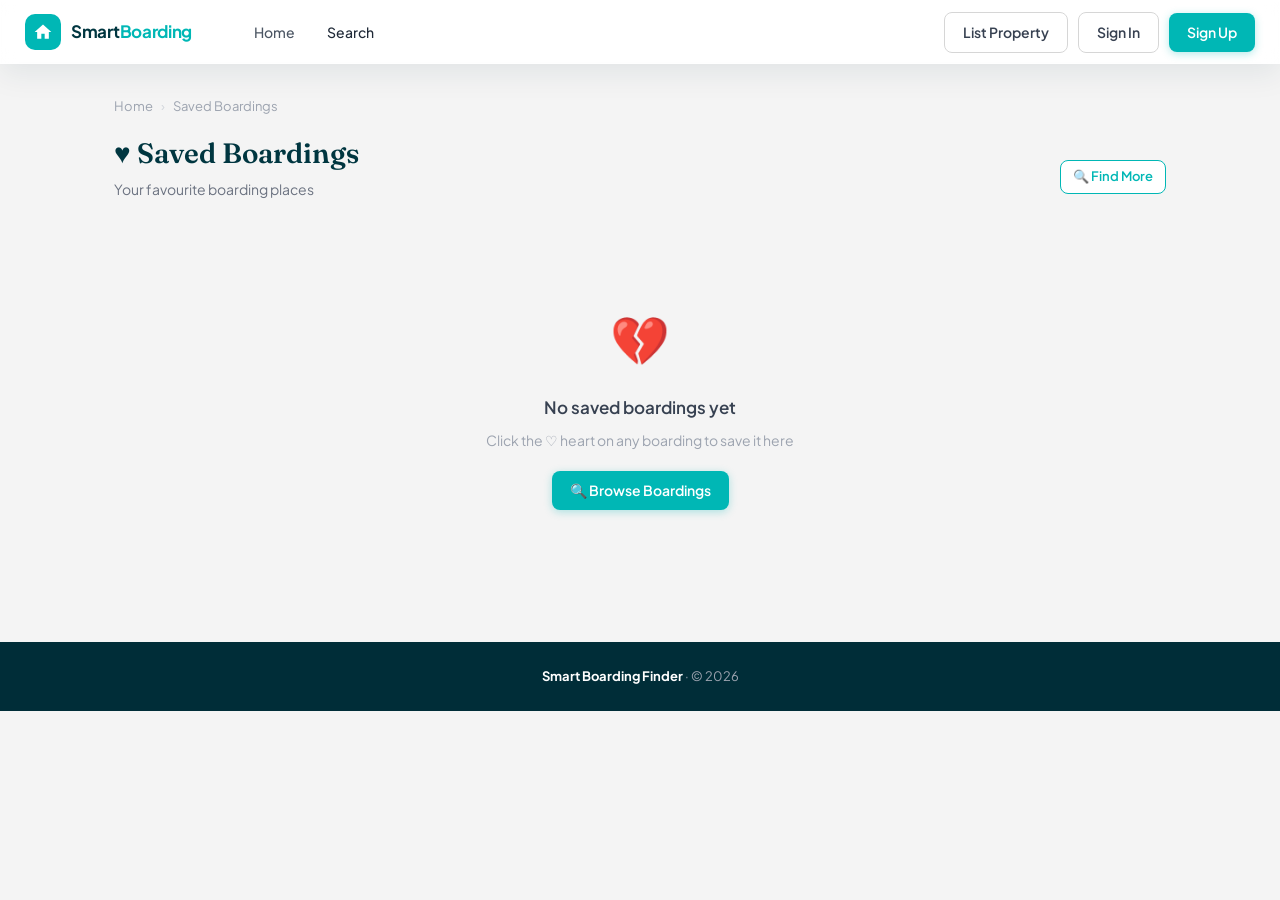
<file: saved.html>
<!DOCTYPE html>
<html lang="en">
<head>
<meta charset="UTF-8">
<meta name="viewport" content="width=device-width, initial-scale=1.0">
<title>Smart Boarding Finder — Saved Listings</title>
<link rel="preconnect" href="https://fonts.googleapis.com">
<link href="https://fonts.googleapis.com/css2?family=Plus+Jakarta+Sans:wght@300;400;500;600;700;800&family=Fraunces:ital,opsz,wght@0,9..144,300;0,9..144,600;1,9..144,300&display=swap" rel="stylesheet">
<link href="https://cdn.jsdelivr.net/npm/bootstrap@5.3.3/dist/css/bootstrap.min.css" rel="stylesheet">
<link href="https://cdn.jsdelivr.net/npm/bootstrap-icons@1.11.3/font/bootstrap-icons.min.css" rel="stylesheet">
<link rel="stylesheet" href="styles.css">
</head>


<body class="bootstrap-lite bootstrap-lite"  data-page="saved">
<nav>
<div class="nav-brand" onclick="showPage('home'); closeMobileMenu();">
<div class="logo">
<svg viewbox="0 0 24 24"><path d="M10 20v-6h4v6h5v-8h3L12 3 2 12h3v8z"></path></svg>
</div>
<span>Smart<em>Boarding</em></span>
</div>
<div class="nav-links">
<a class="active" id="nav-home" onclick="showPage('home'); closeMobileMenu();">Home</a>
<a id="nav-results" onclick="showPage('results'); closeMobileMenu();">Search</a>
<a id="nav-dashboard" onclick="showPage('dashboard'); closeMobileMenu();">Owner Portal</a>
</div>
<div class="nav-end">
<button class="btn btn-ghost" onclick="showPage('dashboard')">List Property</button>
<button class="btn btn-ghost" onclick="showPage('login')">Sign In</button>
<button class="btn btn-primary" onclick="showPage('signup')">Sign Up</button>
</div>
<button aria-label="Open menu" class="mobile-nav-toggle" onclick="toggleMobileMenu()">☰</button>
</nav>
<div class="mobile-nav-menu" id="mobile-nav-menu">
<div class="mobile-nav-user" id="mobile-nav-user">Menu</div>
<div class="mobile-nav-links">
<a id="mobile-nav-home" onclick="showPage('home'); closeMobileMenu();">Home</a>
<a id="mobile-nav-results" onclick="showPage('results'); closeMobileMenu();">Search</a>
<a id="mobile-nav-dashboard" onclick="showPage('dashboard'); closeMobileMenu();">Dashboard</a>
</div>
<div class="mobile-nav-actions" id="mobile-nav-actions" style="margin-top:10px;"></div>
</div>
<div class="page active" id="page-saved">
<div style="max-width:1100px;margin:0 auto;padding:32px 24px;">
<div class="breadcrumb">
<a onclick="showPage('home')">Home</a><span class="sep">›</span>
<span>Saved Boardings</span>
</div>
<div style="display:flex;align-items:center;justify-content:space-between;margin-bottom:24px;flex-wrap:wrap;gap:12px;">
<div>
<h1 style="font-family:'Fraunces',serif;font-size:28px;font-weight:600;color:var(--gray-900);">♥ Saved Boardings</h1>
<p id="saved-subtitle" style="color:var(--gray-500);font-size:14px;margin-top:4px;">Your favourite boarding places</p>
</div>
<button class="btn btn-outline btn-sm" onclick="showPage('results')">🔍 Find More</button>
</div>
<div class="cards-grid" id="saved-grid">

</div>
</div>
<footer style="margin-top:40px;background:#002D38;color:var(--gray-400);text-align:center;padding:24px;font-size:13px;">
<strong style="color:white">Smart Boarding Finder</strong> · © 2026
  </footer>
</div>
<script src="https://cdn.jsdelivr.net/npm/bootstrap@5.3.3/dist/js/bootstrap.bundle.min.js"></script>
<script src="app.js"></script>
</body>

</html>
</file>
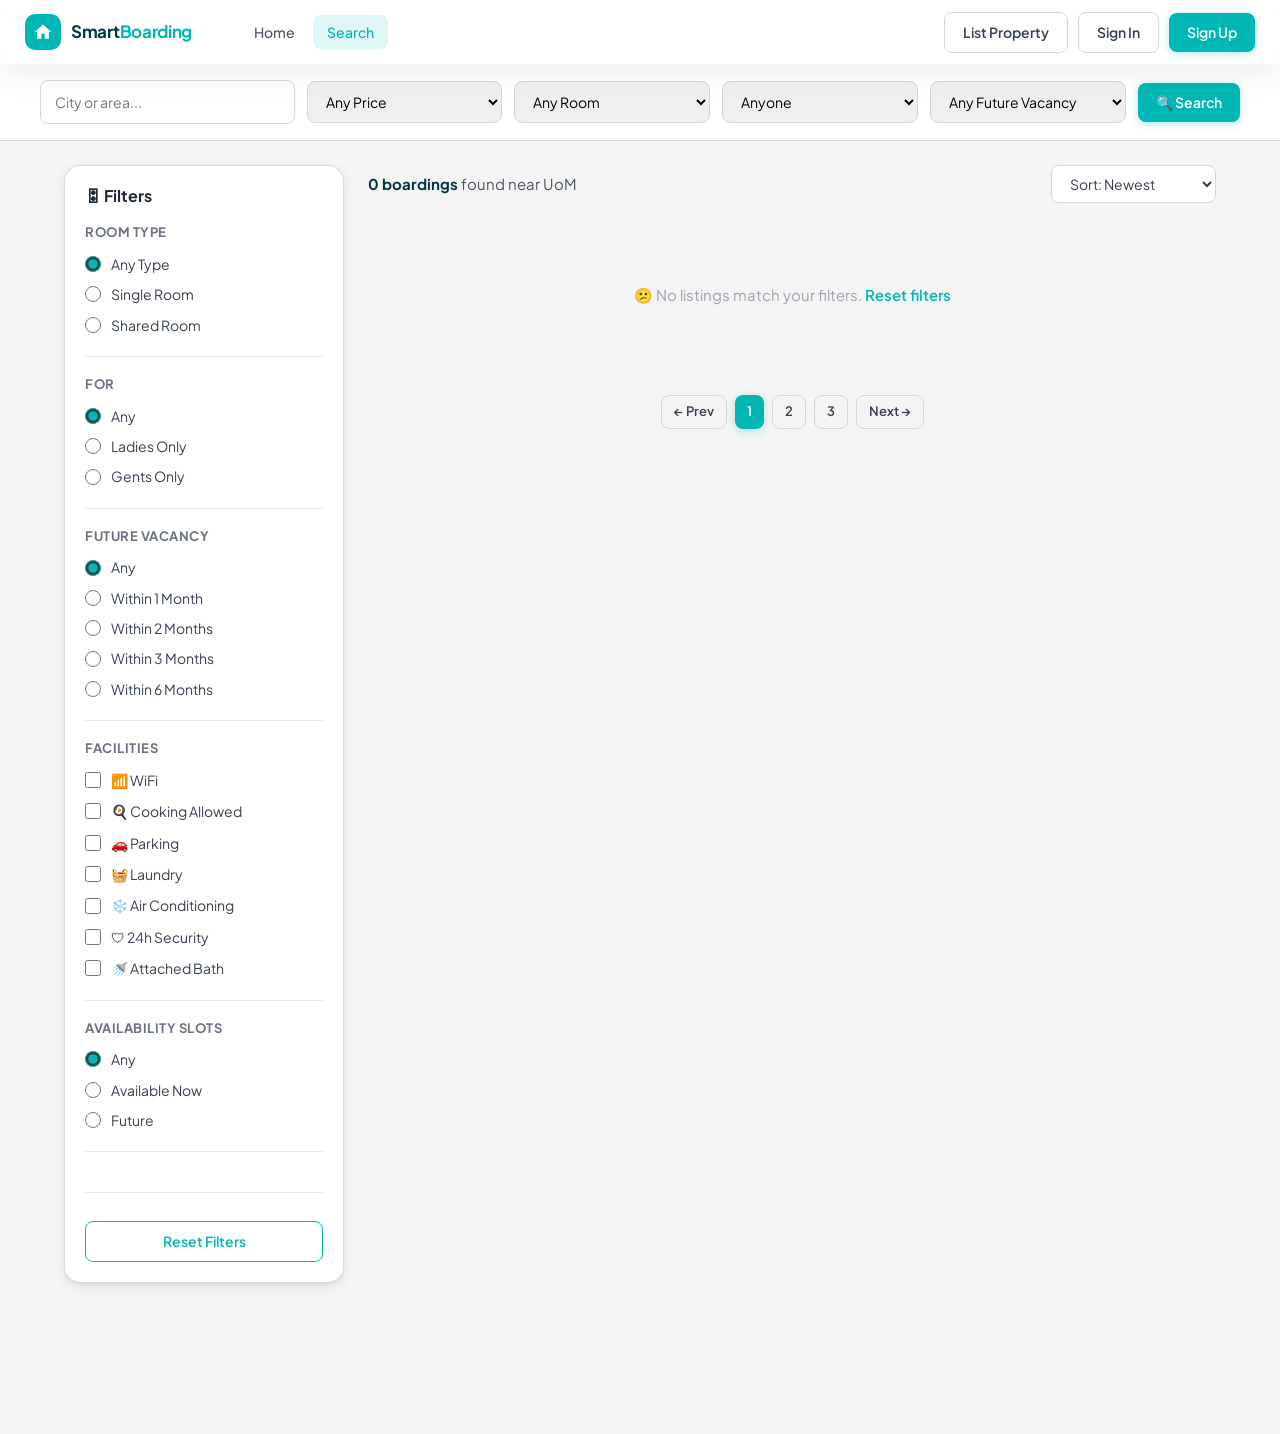
<file: search.html>
<!DOCTYPE html>

<html lang="en">
<head>
<meta charset="utf-8"/>
<meta content="width=device-width, initial-scale=1.0" name="viewport"/>
<title>Smart Boarding Finder — Search</title>
<link href="https://fonts.googleapis.com" rel="preconnect"/>
<link href="https://fonts.googleapis.com/css2?family=Plus+Jakarta+Sans:wght@300;400;500;600;700;800&amp;family=Fraunces:ital,opsz,wght@0,9..144,300;0,9..144,600;1,9..144,300&amp;display=swap" rel="stylesheet"/>
<link href="https://cdn.jsdelivr.net/npm/bootstrap@5.3.3/dist/css/bootstrap.min.css" rel="stylesheet"/>
<link href="https://cdn.jsdelivr.net/npm/bootstrap-icons@1.11.3/font/bootstrap-icons.min.css" rel="stylesheet"/>
<link href="styles.css" rel="stylesheet"/>
</head>
<body class="bootstrap-lite bootstrap-lite"  data-page="results">
<nav>
<div class="nav-brand" onclick="showPage('home'); closeMobileMenu();">
<div class="logo">
<svg viewbox="0 0 24 24"><path d="M10 20v-6h4v6h5v-8h3L12 3 2 12h3v8z"></path></svg>
</div>
<span>Smart<em>Boarding</em></span>
</div>
<div class="nav-links">
<a class="active" id="nav-home" onclick="showPage('home'); closeMobileMenu();">Home</a>
<a id="nav-results" onclick="showPage('results'); closeMobileMenu();">Search</a>
<a id="nav-dashboard" onclick="showPage('dashboard'); closeMobileMenu();">Owner Portal</a>
</div>
<div class="nav-end">
<button class="btn btn-ghost" onclick="showPage('dashboard')">List Property</button>
<button class="btn btn-ghost" onclick="showPage('login')">Sign In</button>
<button class="btn btn-primary" onclick="showPage('signup')">Sign Up</button>
</div>
<button aria-label="Open menu" class="mobile-nav-toggle" onclick="toggleMobileMenu()">☰</button>
</nav>
<div class="mobile-nav-menu" id="mobile-nav-menu">
<div class="mobile-nav-user" id="mobile-nav-user">Menu</div>
<div class="mobile-nav-links">
<a id="mobile-nav-home" onclick="showPage('home'); closeMobileMenu();">Home</a>
<a id="mobile-nav-results" onclick="showPage('results'); closeMobileMenu();">Search</a>
<a id="mobile-nav-dashboard" onclick="showPage('dashboard'); closeMobileMenu();">Dashboard</a>
</div>
<div class="mobile-nav-actions" id="mobile-nav-actions" style="margin-top:10px;"></div>
</div>
<div class="page active" id="page-results">
<div style="background:white;border-bottom:1px solid var(--gray-200);padding:16px 24px;">
<div style="max-width:1200px;margin:0 auto;">
<div class="search-topbar-grid">
<input id="search-city" placeholder="City or area..." style="flex:1;min-width:140px;border:1.5px solid var(--gray-200);border-radius:var(--radius-sm);padding:10px 14px;font-size:14px;font-family:inherit;" type="text"/>
<select id="search-price" style="border:1.5px solid var(--gray-200);border-radius:var(--radius-sm);padding:10px 14px;font-size:14px;font-family:inherit;">
<option value="">Any Price</option><option value="15000">Under LKR 15,000</option><option value="25000">LKR 15–25k</option><option value="40000">LKR 25–40k</option><option value="40001">Over 40k</option>
</select>
<select id="search-room" style="border:1.5px solid var(--gray-200);border-radius:var(--radius-sm);padding:10px 14px;font-size:14px;font-family:inherit;">
<option value="">Any Room</option><option value="Single Room">Single</option><option value="Shared Room">Shared</option>
</select>
<select id="search-gender" style="border:1.5px solid var(--gray-200);border-radius:var(--radius-sm);padding:10px 14px;font-size:14px;font-family:inherit;">
<option value="">Anyone</option><option value="Ladies Only">Ladies Only</option><option value="Gents Only">Gents Only</option>
</select>
<select id="search-future" style="border:1.5px solid var(--gray-200);border-radius:var(--radius-sm);padding:10px 14px;font-size:14px;font-family:inherit;">
<option value="">Any Future Vacancy</option><option value="1">1 Month</option><option value="2">2 Months</option><option value="3">3 Months</option><option value="6">6 Months</option><option value="12">12 Months</option>
</select>
<button class="btn btn-primary" onclick="applyFilters()">🔍 Search</button>
</div>
</div>
</div>
<div class="results-layout">
<!-- Filters -->
<aside class="filters-panel">
<h3>🎛 Filters</h3>
<div class="filter-group">
<h4>Room Type</h4>
<div class="radio-list">
<label class="radio-item"><input checked="" name="room" onchange="applyFilters()" type="radio" value=""/> Any Type</label>
<label class="radio-item"><input name="room" onchange="applyFilters()" type="radio" value="Single Room"/> Single Room</label>
<label class="radio-item"><input name="room" onchange="applyFilters()" type="radio" value="Shared Room"/> Shared Room</label>
</div>
</div>
<div class="filter-group">
<h4>For</h4>
<div class="radio-list">
<label class="radio-item"><input checked="" name="gender" onchange="applyFilters()" type="radio" value=""/> Any</label>
<label class="radio-item"><input name="gender" onchange="applyFilters()" type="radio" value="Ladies Only"/> Ladies Only</label>
<label class="radio-item"><input name="gender" onchange="applyFilters()" type="radio" value="Gents Only"/> Gents Only</label>
</div>
</div>
<div class="filter-group">
<h4>Future Vacancy</h4>
<div class="radio-list">
<label class="radio-item"><input checked="" name="future" onchange="applyFilters()" type="radio" value=""/> Any</label>
<label class="radio-item"><input name="future" onchange="applyFilters()" type="radio" value="1"/> Within 1 Month</label>
<label class="radio-item"><input name="future" onchange="applyFilters()" type="radio" value="2"/> Within 2 Months</label>
<label class="radio-item"><input name="future" onchange="applyFilters()" type="radio" value="3"/> Within 3 Months</label>
<label class="radio-item"><input name="future" onchange="applyFilters()" type="radio" value="6"/> Within 6 Months</label>
</div>
</div>
<div class="filter-group">
<h4>Facilities</h4>
<div class="check-list" id="facilities-filter">
<label class="check-item"><input onchange="applyFilters()" type="checkbox" value="WiFi"/> 📶 WiFi</label>
<label class="check-item"><input onchange="applyFilters()" type="checkbox" value="Kitchen"/> 🍳 Cooking Allowed</label>
<label class="check-item"><input onchange="applyFilters()" type="checkbox" value="Parking"/> 🚗 Parking</label>
<label class="check-item"><input onchange="applyFilters()" type="checkbox" value="Laundry"/> 🧺 Laundry</label>
<label class="check-item"><input onchange="applyFilters()" type="checkbox" value="AC"/> ❄️ Air Conditioning</label>
<label class="check-item"><input onchange="applyFilters()" type="checkbox" value="Security"/> 🛡 24h Security</label>
<label class="check-item"><input onchange="applyFilters()" type="checkbox" value="Meals"/> 🚿 Attached Bath</label>
</div>
</div>
<div class="filter-group">
<h4>Availability Slots</h4>
<div class="radio-list">
<label class="radio-item"><input checked="" name="avail" onchange="applyFilters()" type="radio" value=""/> Any</label>
<label class="radio-item"><input name="avail" onchange="applyFilters()" type="radio" value="now"/> Available Now</label>
<label class="radio-item"><input name="avail" onchange="applyFilters()" type="radio" value="future"/> Future</label>


</div>
</div>
<div class="filter-group">
</div>
<button class="btn btn-outline" onclick="resetFilters()" style="width:100%;margin-top:8px;justify-content:center;">Reset Filters</button>
</aside>

<!-- Results -->
<main class="results-main">
<div class="results-toolbar">
<div class="results-count" id="results-count"><strong>Loading...</strong></div>
<select class="sort-select" id="sort-select" onchange="applyFilters()">
<option value="newest">Sort: Newest</option>
<option value="price-asc">Price: Low to High</option>
<option value="price-desc">Price: High to Low</option>
</select>
</div>
<div class="results-list" id="results-list">
<!-- dynamically populated -->
<div class="result-card" onclick="showPage('detail')">
<div class="result-img" style="background:linear-gradient(135deg,#80DBD9,#5CCFCD);">
<div class="result-img-placeholder">🏘️</div>
</div>
<div class="result-body">
<div>
<div class="result-header">
<div>
<div style="display:flex;gap:6px;margin-bottom:6px;">
<span class="badge badge-available">✓ Available Now</span>
<span class="badge badge-group">👥 Groups OK</span>
</div>
<div class="result-title">Sunset View Boarding House</div>
</div>
<div class="result-price">LKR 18,000<br/><small>/month</small></div>
</div>
<div class="result-loc">📍 Molpe Road · 0.8 km from university · 🚶 10 min walk</div>
<div class="result-tags">
<span class="tag">📶 WiFi</span><span class="tag">🍳 Kitchen</span><span class="tag">🚗 Parking</span><span class="tag">🧺 Laundry</span><span class="tag">🛡 Security</span>
</div>
</div>
<div class="result-footer">
<div style="font-size:13px;color:var(--gray-400);">⭐ 4.8 · 32 reviews · 3 slots left</div>
<div style="display:flex;gap:8px;">
<button class="btn btn-ghost btn-sm" onclick="event.stopPropagation()">♡ Save</button>
<button class="btn btn-primary btn-sm" onclick="event.stopPropagation();showPage('detail')">View Details</button>
</div>
</div>
</div>
</div>
<!-- Result 2 -->
<div class="result-card" onclick="showPage('detail')">
<div class="result-img" style="background:linear-gradient(135deg,#A8E6E5,#5CCFCD);">
<div class="result-img-placeholder">🏠</div>
</div>
<div class="result-body">
<div>
<div class="result-header">
<div>
<div style="display:flex;gap:6px;margin-bottom:6px;">
<span class="badge badge-soon">📅 Available May 2026</span>
</div>
<div class="result-title">Green Garden Residence</div>
</div>
<div class="result-price">LKR 12,500<br/><small>/month</small></div>
</div>
<div class="result-loc">📍 Piliyandala Road · 1.2 km from university · 🚌 15 min</div>
<div class="result-tags">
<span class="tag">📶 WiFi</span><span class="tag">🛡 Security</span><span class="tag">🌿 Garden</span>
</div>
</div>
<div class="result-footer">
<div style="font-size:13px;color:var(--gray-400);">⭐ 4.5 · 18 reviews · 5 slots upcoming</div>
<div style="display:flex;gap:8px;">
<button class="btn btn-ghost btn-sm" onclick="event.stopPropagation()">♡ Save</button>
<button class="btn btn-primary btn-sm" onclick="event.stopPropagation();showPage('detail')">View Details</button>
</div>
</div>
</div>
</div>
<!-- Result 3 -->
<div class="result-card" onclick="showPage('detail')">
<div class="result-img" style="background:linear-gradient(135deg,#80CECE,#018790);">
<div class="result-img-placeholder">🏡</div>
</div>
<div class="result-body">
<div>
<div class="result-header">
<div>
<div style="display:flex;gap:6px;margin-bottom:6px;">
<span class="badge badge-available">✓ Available Now</span>
</div>
<div class="result-title">Mahaweli Heights Annex</div>
</div>
<div class="result-price">LKR 22,000<br/><small>/month</small></div>
</div>
<div class="result-loc">📍Piliyandala Road · 0.4 km from university · 🚶 5 min walk</div>
<div class="result-tags">
<span class="tag">📶 WiFi</span><span class="tag">🍳 Kitchen</span><span class="tag">🧺 Laundry</span><span class="tag">❄️ AC</span><span class="tag">🍽 Meals</span>
</div>
</div>
<div class="result-footer">
<div style="font-size:13px;color:var(--gray-400);">⭐ 4.9 · 47 reviews · 1 slot left</div>
<div style="display:flex;gap:8px;">
<button class="btn btn-ghost btn-sm" onclick="event.stopPropagation()">♡ Save</button>
<button class="btn btn-primary btn-sm" onclick="event.stopPropagation();showPage('detail')">View Details</button>
</div>
</div>
</div>
</div>

<!-- Result 4 -->

<div class="result-card" onclick="showPage('detail')">
<div class="result-img" style="background:linear-gradient(135deg,#4ABFBE,#005461);">
<div class="result-img-placeholder">🏢</div>
</div>
<div class="result-body">
<div>
<div class="result-header">
<div>
<div style="display:flex;gap:6px;margin-bottom:6px;">
<span class="badge badge-soon">📅 Available July 2026</span>
<span class="badge badge-group">👥 Best for Groups</span>
</div>
<div class="result-title">Campus Gate Residency</div>
</div>
<div class="result-price">LKR 9,500<br/><small>/month</small></div>
</div>
<div class="result-loc">📍 Reid Avenue · 0.2 km from university · 🚶 3 min walk</div>
<div class="result-tags">
<span class="tag">📶 WiFi</span><span class="tag">🛡 Security</span><span class="tag">📺 TV Room</span>
</div>
</div>
<div class="result-footer">
<div style="font-size:13px;color:var(--gray-400);">⭐ 4.3 · 12 reviews · 8 slots upcoming</div>
<div style="display:flex;gap:8px;">
<button class="btn btn-ghost btn-sm" onclick="event.stopPropagation()">♡ Save</button>
<button class="btn btn-primary btn-sm" onclick="event.stopPropagation();showPage('detail')">View Details</button>
  
</div>
</div>
</div>
</div>
</div>
<!-- Pagination -->
<div style="display:flex;justify-content:center;gap:8px;margin-top:28px;">
<button class="btn btn-ghost btn-sm">← Prev</button>
<button class="btn btn-primary btn-sm">1</button>
<button class="btn btn-ghost btn-sm">2</button>
<button class="btn btn-ghost btn-sm">3</button>
<button class="btn btn-ghost btn-sm">Next →</button>
</div>
</main>
</div>

<footer style="margin-top:40px;background:#002D38;color:var(--gray-400);text-align:center;padding:24px;font-size:13px;">
<strong style="color:white">Smart Boarding Finder</strong> · © 2026
  </footer>
</div>
<div class="page-overlay-shell" id="overlay-detail" onclick="if(event.target===this) closeSearchModal()"><div class="page-overlay-panel"><button class="page-overlay-close" onclick="closeSearchModal()">✕</button><div class="page active" id="page-detail">
<div class="detail-wrap">
<div class="breadcrumb">
<a onclick="showPage('home')">Home</a><span class="sep">›</span>
<a onclick="showPage('results')">Search Results</a><span class="sep">›</span>
<span>Sunset View Boarding House</span>
</div>
<!-- Gallery -->
<div class="gallery" id="detail-gallery">
<div class="gallery-cell gallery-main" style="background:linear-gradient(135deg,#80DBD9,#5CCFCD);">🏘️</div>
<div class="gallery-cell gallery-thumb" style="background:linear-gradient(135deg,#A8E6E5,#5CCFCD);">🛏️</div>
<div class="gallery-cell gallery-thumb" style="background:linear-gradient(135deg,#80CECE,#018790);">🍳</div>
<div class="gallery-cell gallery-thumb" style="background:linear-gradient(135deg,#4ABFBE,#005461);">🚿</div>
<div class="gallery-cell gallery-thumb has-more" style="background:linear-gradient(135deg,#A8E6E5,#66CFCE);">🏡</div>
</div>
<div class="detail-layout">

  <div class="detail-content">
<div style="display:flex;align-items:flex-start;justify-content:space-between;gap:16px;flex-wrap:wrap;">
<div>
<div style="display:flex;gap:8px;margin-bottom:10px;flex-wrap:wrap;">
<span class="badge badge-available" style="font-size:12px;padding:5px 12px">✓ Available Now</span>
<span class="badge badge-group" style="font-size:12px;padding:5px 12px">👥 Best for Groups</span>
</div>
<div class="detail-title" id="detail-title">Sunset View Boarding House</div>
<div class="detail-meta">
<span id="detail-city">📍 Galle Road, Moratuwa</span>
<span id="detail-dist">🚶 1.5 km · 10 min walk to UoM</span>
<span id="detail-rating"><span class="rating-stars">★★★★★</span> 4.8 (32 reviews)</span>
</div>
</div>
<button class="btn btn-ghost" id="detail-save-btn" onclick="toggleSave(currentListing?._id, this)" style="gap:6px">♡ Save</button>
</div>
<p style="color:var(--gray-600);font-size:15px;line-height:1.7;margin-bottom:20px;">A comfortable and secure boarding facility designed specifically for university students. Located just minutes from the University of Moratuwa, offering clean rooms, reliable WiFi, and a supportive community environment. All rooms are furnished and bills included.</p>
<div id="detail-owner-inline" class="detail-owner-inline"></div>
<div class="divider"></div>
<h3 style="font-weight:700;font-size:17px;margin-bottom:14px;">🏠 Choose Your Room</h3>
<div class="room-types-grid">
<div class="room-type-card selected" onclick="selectRoom(this)">
<div class="type-icon">🛏️</div>
<div class="type-name">Single Room</div>
<div class="type-price">LKR 18,000</div>
<div style="font-size:11px;color:var(--gray-400);margin-top:2px;">2 available</div>
</div>
<div class="room-type-card" onclick="selectRoom(this)">
<div class="type-icon">🛌</div>
<div class="type-name">Shared (2 pax)</div>
<div class="type-price">LKR 11,000</div>
<div style="font-size:11px;color:var(--gray-400);margin-top:2px;">4 available</div>
</div>
<div class="room-type-card" onclick="selectRoom(this)">
<div class="type-icon">🏠</div>
<div class="type-name">Studio Annex</div>
<div class="type-price">LKR 28,000</div>
<div style="font-size:11px;color:var(--gray-400);margin-top:2px;">1 available</div>
</div>
</div>
<div class="divider"></div>
<h3 class="fac-heading" style="font-weight:700;font-size:17px;margin-bottom:14px;">✨ Facilities &amp; Amenities</h3>
<div class="facilities-grid">
</div>
<div class="divider"></div>
<div id="detail-rules-section" style="display:none;">
<h3 style="font-weight:700;font-size:17px;margin-bottom:14px;">📋 House Rules</h3>
<div id="detail-rules-grid" style="display:grid;grid-template-columns:1fr 1fr;gap:8px;font-size:14px;color:var(--gray-600);"></div>
<div class="divider"></div>
</div>
<div class="reviews-section">
<div style="display:flex;align-items:center;justify-content:space-between;margin-bottom:16px;">
<h3 style="font-weight:700;font-size:17px;">💬 Student Reviews</h3>
<a class="see-all" onclick="showPage('reviews')">All reviews →</a>
</div>
<!-- Dynamic reviews only — populated by loadReviewsPreview() -->
<div id="detail-reviews-extra"></div>
<!-- Write a review -->
<div id="detail-review-form" style="margin-top:20px;background:var(--brand-light);border:1.5px dashed var(--brand-mid);border-radius:var(--radius-lg);padding:20px;">
<p style="color:var(--brand);font-weight:600;font-size:15px;margin-bottom:12px;">✍️ Write a Review</p>
<div id="detail-stars" style="display:flex;gap:6px;margin-bottom:10px;">
<span data-val="1" onclick="setRating(1)" style="font-size:28px;cursor:pointer;color:#D1D5DB;">★</span>
<span data-val="2" onclick="setRating(2)" style="font-size:28px;cursor:pointer;color:#D1D5DB;">★</span>
<span data-val="3" onclick="setRating(3)" style="font-size:28px;cursor:pointer;color:#D1D5DB;">★</span>
<span data-val="4" onclick="setRating(4)" style="font-size:28px;cursor:pointer;color:#D1D5DB;">★</span>
<span data-val="5" onclick="setRating(5)" style="font-size:28px;cursor:pointer;color:#D1D5DB;">★</span>
</div>
<textarea id="detail-review-comment" placeholder="Share your experience..." style="width:100%;padding:10px 14px;border:1.5px solid var(--brand-mid);border-radius:var(--radius-sm);font-size:14px;font-family:inherit;resize:vertical;min-height:80px;background:white;box-sizing:border-box;"></textarea>
<div id="detail-review-msg" style="display:none;margin-top:8px;padding:8px 12px;border-radius:8px;font-size:13px;font-weight:600;"></div>
<button class="btn btn-primary" onclick="submitDetailReview()" style="margin-top:10px;">Submit Review</button>
</div>
</div>
</div>
<!-- Booking panel -->
<div>
<div class="booking-panel">
<div class="price-big">LKR 18,000</div>
<div class="price-sub">per month · Single Room · Bills included</div>
<div class="avail-badge"><span class="dot"></span> Available Now · 2 slots remaining</div>
<div style="border-top:1px solid var(--gray-100);padding-top:16px;">
<div style="display:flex;justify-content:space-between;font-size:14px;margin-bottom:8px;color:var(--gray-600);">
<span>Monthly rent</span><span id="panel-monthly-rent" style="font-weight:600;color:var(--gray-800);">—</span>
</div>
<div style="display:flex;justify-content:space-between;font-size:14px;margin-bottom:8px;color:var(--gray-600);">
<span>Security deposit</span><span id="panel-deposit" style="font-weight:600;color:var(--gray-800);">—</span>
</div>
<div style="display:flex;justify-content:space-between;font-size:14px;margin-bottom:14px;color:var(--gray-600);">
<span>Advance payment</span><span id="panel-advance" style="font-weight:600;color:var(--gray-800);">—</span>
</div>
<div style="display:flex;justify-content:space-between;font-size:15px;font-weight:800;color:var(--gray-900);border-top:1px solid var(--gray-200);padding-top:12px;">
<span>Pay to Book</span><span id="panel-pay-to-book" style="color:var(--brand)">—</span>
</div>
</div>
<div class="panel-btns">
<button class="btn btn-primary btn-lg" id="book-now-btn" onclick="goToBooking()" style="justify-content:center">🏠 Book Now</button>
<button class="btn btn-outline btn-lg" onclick="goToBooking()" style="justify-content:center">📅 Reserve for Future</button>
</div>
<div style="margin-top:16px;text-align:center;font-size:12px;color:var(--gray-400);">🔒 Secure payment · Free cancellation within 24h</div>
</div>
</div>
</div>
</div>
<footer style="margin-top:40px;background:#002D38;color:var(--gray-400);text-align:center;padding:24px;font-size:13px;">
<strong style="color:white">Smart Boarding Finder</strong> · © 2026
  </footer>
</div></div></div><div class="page-overlay-shell" id="overlay-booking" onclick="if(event.target===this) closeSearchModal()"><div class="page-overlay-panel"><button class="page-overlay-close" onclick="closeSearchModal()">✕</button><div class="page active" id="page-booking">
<div class="booking-page-wrap">
<div class="breadcrumb">
<a onclick="showPage('home')">Home</a><span class="sep">›</span>
<a onclick="showPage('detail')">Sunset View Boarding</a><span class="sep">›</span>
<span>Booking</span>
</div>
<h1>Complete Your Booking</h1>
<div class="booking-layout">
<div style="display:flex;flex-direction:column;gap:18px;">
<!-- Selected room summary -->
<div style="background:var(--brand-light);border:1.5px solid var(--brand-mid);border-radius:var(--radius-lg);padding:16px;display:flex;gap:16px;align-items:center;">
<div id="bk-card-media" style="width:64px;height:64px;border-radius:var(--radius-md);background:linear-gradient(135deg,#80DBD9,#5CCFCD);display:flex;align-items:center;justify-content:center;font-size:28px;flex-shrink:0;">🏘️</div>
<div>
<div id="bk-card-title" style="font-weight:700;font-size:15px;">—</div>
<div id="bk-card-sub" style="font-size:13px;color:var(--gray-600);">—</div>
<div id="bk-card-badges" style="display:flex;gap:6px;margin-top:6px;"><span class="badge badge-available">—</span></div>
</div>
<div style="margin-left:auto;text-align:right;">
<div id="bk-card-price" style="font-size:20px;font-weight:800;color:var(--brand);">LKR —</div>
<div style="font-size:12px;color:var(--gray-400);">/month</div>
</div>
</div>
<!-- Personal details -->
<div class="booking-form-section">
<h3>👤 Personal Details</h3>
<div class="form-row">
<div class="field"><label>First Name</label><input id="bk-fname" placeholder="Kasun" type="text"/></div>
<div class="field"><label>Last Name</label><input id="bk-lname" placeholder="Perera" type="text"/></div>
</div>
<div class="form-row">
<div class="field"><label>Email</label><input id="bk-email" placeholder="kasun@students.ac.lk" type="email"/></div>
<div class="field"><label>Phone</label><input id="bk-phone" placeholder="+94 77 123 4567" type="tel"/></div>
</div>
<div class="form-row">
<div class="field"><label>University</label><input id="bk-uni" placeholder="University of Moratuwa" type="text"/></div>
<div class="field"><label>Student ID</label><input id="bk-sid" placeholder="CS/2022/001" type="text"/></div>
</div>
</div>
<!-- Move-in details -->
<div class="booking-form-section">
<h3>📅 Move-in Details</h3>
<div class="form-row">
<div class="field"><label>Move-in Date</label><input id="bk-date" type="date"/></div>
<div class="field"><label>Duration</label>
<select id="bk-duration">
<option>3 months</option><option>6 months</option><option selected="">12 months</option>
</select>
</div>
</div>
<div style="background:var(--brand-light);border-radius:var(--radius-sm);padding:12px 14px;font-size:13px;color:var(--brand);font-weight:500;margin-top:4px;">
            💡 Booking for future? Select a date in May 2026 or later to reserve for the next intake.
          </div>
</div>
<!-- Payment -->
<div class="booking-form-section">
<h3>💳 Payment Method</h3>
<div class="payment-methods">
<label class="payment-option selected" onclick="selectPayment(this)">
<input checked="" name="payment" type="radio"/>
<span class="payment-icon">💳</span>
<div><div class="method-label">Credit / Debit Card</div><div class="method-sub">Visa, Mastercard, Amex</div></div>
</label>
<label class="payment-option" onclick="selectPayment(this)">
<input name="payment" type="radio"/>
<span class="payment-icon">🏦</span>
<div><div class="method-label">Online Bank Transfer</div><div class="method-sub">BOC, HNB, Commercial Bank</div></div>
</label>
<label class="payment-option" onclick="selectPayment(this)">
<input name="payment" type="radio"/>
<span class="payment-icon">📱</span>
<div><div class="method-label">eZ Cash / mCash</div><div class="method-sub">Dialog, Mobitel</div></div>
</label>
</div>
<div style="display:grid;grid-template-columns:2fr 1fr;gap:12px;">
<div class="field"><label>Card Number</label><input placeholder="1234 5678 9012 3456" type="text"/></div>
<div class="field"><label>Expiry</label><input placeholder="MM/YY" type="text"/></div>
</div>
<div class="field" style="margin-top:12px;max-width:120px;"><label>CVV</label><input placeholder="123" type="text"/></div>
</div>
</div>
<!-- Order summary -->
<div>
<div class="booking-summary">
<h3>📋 Order Summary</h3>
<div style="background:var(--gray-50);border-radius:var(--radius-md);padding:12px;margin-bottom:16px;">
<div id="bk-sum-title" style="font-weight:600;font-size:14px;">—</div>
<div id="bk-sum-room" style="font-size:13px;color:var(--gray-500);">—</div>
</div>
<div class="summary-item"><span>Advance payment</span><span id="bk-sum-advance">LKR —</span></div>
<div class="summary-item"><span>Security deposit</span><span id="bk-sum-deposit">LKR —</span></div>
<div class="summary-item"><span>First month rent</span><span id="bk-sum-rent">LKR —</span></div>
<div class="summary-total"><span>Total Due Now</span><span id="bk-sum-total" style="color:var(--brand);">LKR —</span></div>
<button class="btn btn-success btn-lg" onclick="submitBooking()" style="width:100%;justify-content:center;margin-top:20px;font-size:15px;">
            🔒 Pay Advance &amp; Reserve
          </button>
<div style="text-align:center;font-size:12px;color:var(--gray-400);margin-top:10px;">
            Secure payment · SSL encrypted<br/>Free cancellation within 24 hours
          </div>
</div>
<div style="background:var(--gray-50);border:1px solid var(--gray-200);border-radius:var(--radius-md);padding:14px;margin-top:14px;font-size:13px;color:var(--gray-600);">
<strong style="color:var(--gray-800);">📌 What happens next?</strong>
<ol style="margin-top:8px;margin-left:16px;display:flex;flex-direction:column;gap:5px;">
<li>Your booking is confirmed instantly</li>
<li>The listing is now marked as booked</li>
<li>Move in on your selected date</li>
</ol>
</div>
</div>
</div>
</div>
<footer style="margin-top:40px;background:#002D38;color:var(--gray-400);text-align:center;padding:24px;font-size:13px;">
<strong style="color:white">Smart Boarding Finder</strong> · © 2026
  </footer>
</div></div></div>
<div class="page-overlay-shell" id="overlay-reviews" onclick="if(event.target===this) closeSearchModal()">
  <div class="page-overlay-panel">
    <button class="page-overlay-close" onclick="closeSearchModal()">✕</button>
    <div class="page active" id="page-reviews">
      <div class="reviews-wrap">
        <div class="breadcrumb">
          <a onclick="showPage('home')">Home</a><span class="sep">›</span>
          <a onclick="showPage('detail')">Selected Listing</a><span class="sep">›</span>
          <span>Reviews</span>
        </div>
        <h1 id="reviews-title">Student Reviews</h1>
        <p id="reviews-sub" style="color:var(--gray-500);margin-bottom:24px;">Boarding House · City</p>

        <div class="overall-rating">
          <div class="rating-big">
            <div class="num" id="reviews-avg-num">—</div>
            <div class="stars" id="reviews-avg-stars">☆☆☆☆☆</div>
            <div class="count" id="reviews-total-count">0 reviews</div>
          </div>
          <div class="rating-bars">
            <div class="rating-bar-row"><span style="min-width:14px;">5</span><div class="bar-track"><div class="bar-fill" style="width:0%"></div></div><span style="min-width:30px;color:var(--gray-500);">0</span></div>
            <div class="rating-bar-row"><span style="min-width:14px;">4</span><div class="bar-track"><div class="bar-fill" style="width:0%"></div></div><span style="min-width:30px;color:var(--gray-500);">0</span></div>
            <div class="rating-bar-row"><span style="min-width:14px;">3</span><div class="bar-track"><div class="bar-fill" style="width:0%"></div></div><span style="min-width:30px;color:var(--gray-500);">0</span></div>
            <div class="rating-bar-row"><span style="min-width:14px;">2</span><div class="bar-track"><div class="bar-fill" style="width:0%"></div></div><span style="min-width:30px;color:var(--gray-500);">0</span></div>
            <div class="rating-bar-row"><span style="min-width:14px;">1</span><div class="bar-track"><div class="bar-fill" style="width:0%"></div></div><span style="min-width:30px;color:var(--gray-500);">0</span></div>
          </div>
        </div>

        <div class="write-review">
          <div style="font-size:28px;margin-bottom:8px;">✍️</div>
          <p>Share your experience</p>
          <div style="font-size:13px;color:var(--brand);margin-top:4px;font-weight:400;">Help fellow students make informed decisions</div>
          <div id="reviews-write-stars" style="display:flex;justify-content:center;gap:6px;margin:14px 0 10px;font-size:28px;cursor:pointer;">
            <span onclick="setReviewsPageRating(1)" style="color:#9CA3AF;">☆</span>
            <span onclick="setReviewsPageRating(2)" style="color:#9CA3AF;">☆</span>
            <span onclick="setReviewsPageRating(3)" style="color:#9CA3AF;">☆</span>
            <span onclick="setReviewsPageRating(4)" style="color:#9CA3AF;">☆</span>
            <span onclick="setReviewsPageRating(5)" style="color:#9CA3AF;">☆</span>
          </div>
          <textarea id="reviews-write-comment" placeholder="Write your review here..." style="width:100%;max-width:540px;margin:0 auto;display:block;padding:12px 14px;border:1.5px solid var(--brand-mid);border-radius:14px;font-size:14px;font-family:inherit;resize:vertical;min-height:96px;background:rgba(255,255,255,.96);box-sizing:border-box;"></textarea>
          <div id="reviews-write-msg" style="display:none;max-width:540px;margin:10px auto 0;padding:9px 12px;border-radius:10px;font-size:13px;font-weight:600;"></div>
          <button class="btn btn-primary" onclick="submitReviewsPageReview()" style="margin-top:14px;">Write a Review</button>
        </div>

        <div class="reviews-list" id="reviews-dynamic-list"></div>

        <div style="text-align:center;margin-top:24px;">
          <button class="btn btn-outline" onclick="loadMoreReviews()">Load More Reviews</button>
        </div>
      </div>
      <footer style="margin-top:40px;background:#002D38;color:var(--gray-400);text-align:center;padding:24px;font-size:13px;">
        <strong style="color:white">Smart Boarding Finder</strong> · © 2026
      </footer>
    </div>
  </div>
</div>

<!-- Gallery Lightbox -->
<div class="gallery-lightbox" id="gallery-lightbox" style="display:none;" onclick="handleLightboxClick(event)">
  <button class="close-btn" type="button" aria-label="Close gallery" onclick="event.stopPropagation(); closeLightbox()">×</button>
  <button class="nav-btn prev-btn" type="button" aria-label="Previous media" onclick="event.stopPropagation(); lightboxNav(-1)">‹</button>
  <div id="lightbox-counter" style="position:absolute;top:20px;left:24px;color:white;font-size:13px;font-weight:700;background:rgba(255,255,255,.14);padding:6px 12px;border-radius:999px;backdrop-filter:blur(4px);-webkit-backdrop-filter:blur(4px);">1 / 1</div>
  <div id="lightbox-content" style="max-width:90vw;max-height:85vh;display:flex;align-items:center;justify-content:center;"></div>
  <button class="nav-btn next-btn" type="button" aria-label="Next media" onclick="event.stopPropagation(); lightboxNav(1)">›</button>
</div>


<script src="https://cdn.jsdelivr.net/npm/bootstrap@5.3.3/dist/js/bootstrap.bundle.min.js"></script>
<script src="app.js"></script>
</body>
</html>
</file>
<file: styles.css>
:root {
  --bs-primary: #00B7B5;
  --bs-primary-rgb: 0, 183, 181;
  --bs-secondary: #005461;
  --bs-secondary-rgb: 0, 84, 97;
  --bs-success: #018790;
  --bs-success-rgb: 1, 135, 144;
  --bs-border-radius: 12px;
  --bs-border-radius-lg: 16px;
  --bs-border-radius-xl: 24px;
  --bs-body-bg: #F4F4F4;
  --bs-body-color: #1F2937;
}
body.bootstrap-lite {
  background: var(--gray-50);
}
body.bootstrap-lite .btn:focus,
body.bootstrap-lite .form-control:focus,
body.bootstrap-lite .form-select:focus {
  box-shadow: 0 0 0 .16rem rgba(0,183,181,.14);
}
body.bootstrap-lite .btn-primary {
  --bs-btn-bg: #00B7B5;
  --bs-btn-border-color: #00B7B5;
  --bs-btn-hover-bg: #009c9b;
  --bs-btn-hover-border-color: #009c9b;
  --bs-btn-active-bg: #008c8b;
  --bs-btn-active-border-color: #008c8b;
}
body.bootstrap-lite .btn-outline-primary {
  --bs-btn-color: #00B7B5;
  --bs-btn-border-color: #00B7B5;
  --bs-btn-hover-bg: #00B7B5;
  --bs-btn-hover-border-color: #00B7B5;
}
body.bootstrap-lite select,
body.bootstrap-lite .field select {
  appearance: auto;
  -webkit-appearance: menulist;
  -moz-appearance: menulist;
  background-image: none !important;
}

:root {
    --brand: #00B7B5;
    --brand-light: #E0F5F5;
    --brand-mid: #80DBD9;
    --brand-dark: #005461;
    --accent: #018790;
    --success: #018790;
    --warning: #F59E0B;
    --danger: #EF4444;
    --gray-50: #F4F4F4;
    --gray-100: #EAEAEA;
    --gray-200: #D6D6D6;
    --gray-300: #D1D5DB;
    --gray-400: #9CA3AF;
    --gray-500: #6B7280;
    --gray-600: #4B5563;
    --gray-700: #374151;
    --gray-800: #1F2937;
    --gray-900: #003640;
    --white: #FFFFFF;
    --radius-sm: 8px;
    --radius-md: 12px;
    --radius-lg: 16px;
    --radius-xl: 24px;
    --shadow-sm: 0 1px 3px rgba(0,0,0,0.06), 0 1px 2px rgba(0,0,0,0.04);
    --shadow-md: 0 4px 12px rgba(0,0,0,0.08), 0 2px 4px rgba(0,0,0,0.04);
    --shadow-lg: 0 10px 28px rgba(0,0,0,0.10), 0 4px 10px rgba(0,0,0,0.06);
    --nav-h: 64px;
  }
  *, *::before, *::after { box-sizing: border-box; margin: 0; padding: 0; }
  html { scroll-behavior: smooth; }
  body { font-family: 'Plus Jakarta Sans', sans-serif; background: var(--gray-50); color: var(--gray-800); font-size: 15px; line-height: 1.6; }
  
  /* ── NAV ── */

  nav {
    position: fixed; top: 0; left: 0; right: 0; height: var(--nav-h);
    background: rgba(255,255,255,0.92); backdrop-filter: blur(12px);
    border-bottom: 1px solid var(--gray-200); z-index: 100;
    display: flex; align-items: center; padding: 0 24px; gap: 32px;
  }
  .nav-brand { display:flex; align-items:center; gap:10px; text-decoration:none; cursor:pointer; }
  .nav-brand .logo { width:36px;height:36px;background:var(--brand);border-radius:10px;display:flex;align-items:center;justify-content:center; }
  .nav-brand .logo svg { width:20px;height:20px;fill:white; }
  .nav-brand span { font-weight:700; font-size:17px; color:var(--gray-900); letter-spacing:-0.3px; }
  .nav-brand span em { font-style:normal; color:var(--brand); }
  .nav-links { display:flex; gap:4px; margin-left:16px; }
  .nav-links a { text-decoration:none; padding:6px 14px; border-radius:var(--radius-sm); font-size:14px; font-weight:500; color:var(--gray-600); cursor:pointer; transition:all .2s; }
  .nav-links a:hover, .nav-links a.active { background:var(--brand-light); color:var(--brand); }
  .nav-end { margin-left:auto; display:flex; gap:10px; align-items:center; }
  .mobile-nav-toggle { display:none; margin-left:auto; width:42px; height:42px; border-radius:12px; border:1px solid var(--gray-200); background:white; color:var(--gray-700); align-items:center; justify-content:center; font-size:20px; cursor:pointer; }
  .mobile-nav-menu { display:none; position:fixed; top:calc(var(--nav-h) + 8px); left:16px; right:16px; background:rgba(255,255,255,0.98); border:1px solid var(--gray-200); border-radius:var(--radius-lg); box-shadow:var(--shadow-lg); padding:14px; z-index:120; }
  .mobile-nav-menu.open { display:block; }
  .mobile-nav-links, .mobile-nav-actions { display:flex; flex-direction:column; gap:8px; }
  .mobile-nav-links a, .mobile-nav-actions button { width:100%; text-align:left; text-decoration:none; padding:11px 14px; border-radius:12px; font-size:14px; font-weight:600; color:var(--gray-700); background:white; border:1px solid var(--gray-200); cursor:pointer; font-family:inherit; }
  .mobile-nav-links a.active, .mobile-nav-links a:hover, .mobile-nav-actions button:hover { background:var(--brand-light); color:var(--brand); border-color:var(--brand-mid); }
  .mobile-nav-user { padding:8px 6px 12px; font-size:13px; color:var(--gray-500); font-weight:600; }
  .btn { display:inline-flex; align-items:center; gap:8px; padding:9px 18px; border-radius:var(--radius-sm); font-size:14px; font-weight:600; cursor:pointer; transition:all .18s; border:none; font-family:inherit; text-decoration:none; }
  .btn-ghost { background:transparent; color:var(--gray-700); border:1px solid var(--gray-200); }
  .btn-ghost:hover { background:var(--gray-100); border-color:var(--gray-300); }
  .btn-primary { background:var(--brand); color:white; box-shadow:0 2px 8px rgba(0,183,181,.3); }
  .btn-primary:hover { background:var(--brand-dark); transform:translateY(-1px); box-shadow:0 4px 14px rgba(0,183,181,.4); }
  .btn-outline { background:white; color:var(--brand); border:1.5px solid var(--brand); }
  .btn-outline:hover { background:var(--brand-light); }
  .btn-success { background:var(--success); color:white; }
  .btn-success:hover { background:#059669; }
  .btn-lg { padding:13px 28px; font-size:15px; border-radius:var(--radius-md); }
  .btn-sm { padding:6px 12px; font-size:13px; }

  /* ── PAGES ── */
  .page { display:none; padding-top:var(--nav-h); min-height:100vh; }
  .page.active { display:block; }

  /* ── HOME ── */
  .hero {
    background: linear-gradient(135deg, #E0F5F5 0%, #C8EDED 40%, #E0F5F5 100%);
    padding: 80px 24px 60px; text-align:center; position:relative; overflow:hidden;
  }
  .hero::before {
    content:''; position:absolute; top:-80px; right:-80px;
    width:400px; height:400px; background:radial-gradient(circle, rgba(0,183,181,.12) 0%, transparent 70%);
    border-radius:50%; pointer-events:none;
  }
  .hero::after {
    content:''; position:absolute; bottom:-60px; left:-60px;
    width:300px; height:300px; background:radial-gradient(circle, rgba(1,135,144,.10) 0%, transparent 70%);
    border-radius:50%; pointer-events:none;
  }
  .hero-badge { display:inline-flex; align-items:center; gap:6px; background:white; border:1px solid var(--brand-mid); color:var(--brand); padding:5px 14px; border-radius:100px; font-size:13px; font-weight:600; margin-bottom:24px; }
  .hero-badge .dot { width:7px;height:7px;background:var(--success);border-radius:50%; }
  .hero h1 { font-family:'Fraunces',serif; font-size:clamp(36px,6vw,60px); font-weight:600; line-height:1.1; color:var(--gray-900); margin-bottom:18px; }
  .hero h1 em { font-style:italic; color:var(--brand); }
  .hero p { font-size:17px; color:var(--gray-500); max-width:540px; margin:0 auto 40px; line-height:1.7; }
  
  .search-card {
    background:white; border-radius:var(--radius-xl); box-shadow:var(--shadow-lg);
    padding:28px; max-width:780px; margin:0 auto 20px;
    border:1px solid var(--gray-200);
  }
  .search-grid { display:grid; grid-template-columns:repeat(4, minmax(0, 1fr)) minmax(140px, auto); gap:12px; align-items:end; width:100%; }
  .search-grid > * { min-width:0; }
  @media(max-width:1024px){ .search-grid { grid-template-columns:repeat(2, minmax(0, 1fr)); } .search-grid .btn { width:100%; justify-content:center; } }
  @media(max-width:680px){ .search-grid { grid-template-columns:1fr; } }
  .field { display:flex; flex-direction:column; gap:6px; }
  .field label { font-size:12px; font-weight:600; color:var(--gray-500); text-transform:uppercase; letter-spacing:.6px; }
  .field input, .field select {
    border:1.5px solid var(--gray-200); border-radius:var(--radius-sm);
    padding:10px 14px; font-size:14px; font-family:inherit; color:var(--gray-800);
    background:var(--gray-50); transition:border-color .2s;
  }
  .field input:focus, .field select:focus { outline:none; border-color:var(--brand); background:white; }
  .divider-or { display:flex;align-items:center;gap:16px;max-width:780px;margin:0 auto 24px;color:var(--gray-400);font-size:13px; }
  .divider-or::before,.divider-or::after{content:'';flex:1;height:1px;background:var(--gray-200);}
  .quick-features { display:flex; justify-content:center; gap:32px; flex-wrap:wrap; max-width:700px; margin:0 auto; }
  .quick-feat { display:flex; align-items:center; gap:8px; font-size:13px; color:var(--gray-500); font-weight:500; }
  .quick-feat .icon { font-size:18px; }

  .section { padding:60px 24px; max-width:1200px; margin:0 auto; }
  .section-header { display:flex; align-items:flex-end; justify-content:space-between; margin-bottom:32px; }
  .section-title { font-family:'Fraunces',serif; font-size:30px; font-weight:600; color:var(--gray-900); line-height:1.2; }
  .section-title span { color:var(--brand); }
  .see-all { font-size:14px; color:var(--brand); font-weight:600; cursor:pointer; text-decoration:none; }
  .see-all:hover { text-decoration:underline; }
  
  .cards-grid { display:grid; grid-template-columns:repeat(auto-fill, minmax(280px, 1fr)); gap:20px; }
  
  .boarding-card {
    background:white; border-radius:var(--radius-lg); overflow:hidden;
    box-shadow:var(--shadow-sm); border:1px solid var(--gray-100);
    transition:all .25s; cursor:pointer;
  }
  .boarding-card:hover { box-shadow:var(--shadow-md); transform:translateY(-3px); border-color:var(--brand-mid); }
  .card-img { height:180px; position:relative; overflow:hidden; }
  .card-img .img-bg { width:100%;height:100%;object-fit:cover; }
  .card-img-placeholder { width:100%;height:100%;display:flex;align-items:center;justify-content:center;font-size:48px; }
  .card-badges { position:absolute; top:10px; left:10px; display:flex; gap:6px; }
  .badge { padding:3px 10px; border-radius:100px; font-size:11px; font-weight:700; letter-spacing:.3px; }
  .badge-available { background:#C0EDED; color:#065F46; }
  .badge-soon { background:#CCF0EF; color:#92400E; }
  .badge-verified { background:#E0F5F5; color:#005461; }
  .badge-group { background:#A8DFDE; color:#005461; }

  .gender-badge { border:1px solid transparent; font-weight:700; }
  .gender-gents { background:rgba(59,130,246,.12); color:#2563EB; border-color:rgba(37,99,235,.24); }
  .gender-ladies { background:rgba(236,72,153,.12); color:#DB2777; border-color:rgba(219,39,119,.24); }

  .fav-btn { position:absolute; top:10px; right:10px; width:32px;height:32px;background:white;border-radius:50%;display:flex;align-items:center;justify-content:center;cursor:pointer;box-shadow:var(--shadow-sm);border:none;font-size:16px;transition:all .2s; }
  .fav-btn:hover { transform:scale(1.15); }
  .fav-btn.active { color:#EF4444; }
  .card-body { padding:16px; }
  .card-title { font-weight:700; font-size:15px; color:var(--gray-900); margin-bottom:4px; }
  .card-location { font-size:13px; color:var(--gray-500); display:flex;align-items:center;gap:4px; margin-bottom:10px; }
  .card-meta { display:flex; align-items:center; justify-content:space-between; margin-bottom:10px; }
  .card-price { font-size:20px; font-weight:800; color:var(--brand); }
  .card-price span { font-size:12px; font-weight:500; color:var(--gray-400); }
  .card-dist { font-size:12px; color:var(--gray-500); background:var(--gray-100); padding:3px 8px; border-radius:6px; }
  .card-tags { display:flex; flex-wrap:wrap; gap:5px; }
  .tag { font-size:11px; padding:3px 8px; border-radius:6px; background:var(--gray-100); color:var(--gray-600); font-weight:500; }

  /* Vacancy-highlight banner */

  .vacancy-banner {
    background:linear-gradient(135deg, #005461, #018790);
    border-radius:var(--radius-xl); padding:40px 48px; margin:0 24px;
    display:flex; align-items:center; justify-content:space-between; gap:24px;
    color:white; position:relative; overflow:hidden; max-width:1152px; margin:0 auto 60px;
  }
  .vacancy-banner::after { content:'🏠'; position:absolute;right:48px;bottom:-10px;font-size:90px;opacity:.18; }
  .vacancy-banner h2 { font-family:'Fraunces',serif;font-size:26px;font-weight:600;margin-bottom:8px; }
  .vacancy-banner p { opacity:.85;font-size:15px; }

  /* Stats row */
  .stats-row { display:flex; gap:0; border-radius:var(--radius-lg); overflow:hidden; border:1px solid var(--gray-200); background:white; max-width:700px; margin:0 auto 60px; }
  .stat-item { flex:1; text-align:center; padding:24px 16px; border-right:1px solid var(--gray-200); }
  .stat-item:last-child { border-right:none; }
  .stat-num { font-size:28px; font-weight:800; color:var(--brand); display:block; }
  .stat-label { font-size:13px; color:var(--gray-500); font-weight:500; margin-top:2px; }

  /* ── SEARCH RESULTS ── */
  .results-layout { display:grid; grid-template-columns:280px minmax(0,1fr); gap:24px; padding:24px; max-width:1200px; margin:0 auto; align-items:start; }
  @media(max-width:768px){ .results-layout { grid-template-columns:1fr; } }
  .filters-panel { background:white; border-radius:var(--radius-lg); border:1px solid var(--gray-200); padding:20px; height:fit-content; position:sticky; top:80px; z-index:5; isolation:isolate; }
  .filters-panel h3 { font-weight:700; font-size:16px; margin-bottom:20px; color:var(--gray-800); }
  .filter-group { margin-bottom:20px; padding-bottom:20px; border-bottom:1px solid var(--gray-100); }
  .filter-group:last-child { border-bottom:none; margin-bottom:0; padding-bottom:0; }
  .filter-group h4 { font-size:13px; font-weight:700; color:var(--gray-500); text-transform:uppercase; letter-spacing:.5px; margin-bottom:12px; }
  .check-list { display:flex; flex-direction:column; gap:9px; }
  .check-item { display:flex; align-items:center; gap:10px; font-size:14px; color:var(--gray-700); cursor:pointer; }
  .check-item input[type=checkbox] { width:16px;height:16px;accent-color:var(--brand); cursor:pointer; }
  .radio-list { display:flex; flex-direction:column; gap:8px; }
  .radio-item { display:flex;align-items:center;gap:10px;font-size:14px;color:var(--gray-700);cursor:pointer; }
  .radio-item input[type=radio] { width:16px;height:16px;accent-color:var(--brand);cursor:pointer; }
  
  .results-main { min-width:0; position:relative; z-index:1; }
  .results-toolbar { display:flex; align-items:center; justify-content:space-between; margin-bottom:20px; flex-wrap:wrap; gap:12px; }
  .results-count { font-size:15px; color:var(--gray-600); }
  .results-count strong { color:var(--gray-900); font-weight:700; }
  .sort-select { border:1.5px solid var(--gray-200); border-radius:var(--radius-sm); padding:8px 14px; font-size:14px; font-family:inherit; background:white; color:var(--gray-700); cursor:pointer; }
  .results-list { display:flex; flex-direction:column; gap:16px; }
  
  .result-card { background:white; border-radius:var(--radius-lg); border:1px solid var(--gray-200); display:flex; overflow:hidden; box-shadow:var(--shadow-sm); transition:all .2s; cursor:pointer; }
  .result-card:hover { box-shadow:var(--shadow-md); border-color:var(--brand-mid); }
  .result-img { width:200px; flex-shrink:0; position:relative; }
  @media(max-width:520px){ .result-img { width:120px; } }
  .result-img-placeholder { width:100%;height:100%;display:flex;align-items:center;justify-content:center;font-size:44px; }
  .result-body { flex:1; padding:16px 20px; display:flex; flex-direction:column; justify-content:space-between; }
  .result-header { display:flex; justify-content:space-between; align-items:flex-start; gap:12px; margin-bottom:8px; }
  .result-title { font-weight:700; font-size:16px; color:var(--gray-900); }
  .result-price { font-size:22px; font-weight:800; color:var(--brand); white-space:nowrap; }
  .result-price small { font-size:12px; font-weight:400; color:var(--gray-400); }
  .result-loc { font-size:13px; color:var(--gray-500); margin-bottom:10px; }
  .result-tags { display:flex; flex-wrap:wrap; gap:5px; margin-bottom:12px; }
  .result-footer { display:flex; align-items:center; justify-content:space-between; }

  /* ── DETAILS ── */
  .detail-wrap { max-width:1100px; margin:0 auto; padding:28px 24px; }
  .gallery { display:grid; grid-template-columns:2fr 1fr 1fr; grid-template-rows:200px 200px; gap:8px; border-radius:var(--radius-xl); overflow:hidden; margin-bottom:32px; }
  .gallery-main { grid-row:1/3; font-size:60px; }
  .gallery-thumb { font-size:36px; }
  .gallery-cell { display:flex;align-items:center;justify-content:center;background:var(--gray-100);position:relative; }
  .gallery-cell.has-more::after { content:'+ more'; position:absolute;bottom:12px;right:12px;background:rgba(0,0,0,.55);color:white;padding:4px 10px;border-radius:6px;font-size:12px;font-weight:600; }
  .detail-layout { display:grid; grid-template-columns:1fr 340px; gap:28px; }
  @media(max-width:768px){ .detail-layout { grid-template-columns:1fr; } }
  .detail-content {}
  .detail-title { font-family:'Fraunces',serif;font-size:32px;font-weight:600;color:var(--gray-900);margin-bottom:8px; }
  .detail-meta { display:flex;align-items:center;gap:16px;flex-wrap:wrap;margin-bottom:20px;font-size:14px;color:var(--gray-500); }
  .detail-meta span { display:flex;align-items:center;gap:5px; }
  .rating-stars { color:#F59E0B; font-size:14px; }
  .facilities-grid { display:grid;grid-template-columns:repeat(auto-fill,minmax(130px,1fr));gap:10px;margin:20px 0; }
  .facility-chip { display:flex;align-items:center;gap:8px;padding:10px 14px;background:var(--gray-50);border:1px solid var(--gray-200);border-radius:var(--radius-sm);font-size:13px;font-weight:500;color:var(--gray-700); }
  .facility-icon { font-size:18px; }
  .divider { height:1px;background:var(--gray-200);margin:24px 0; }
  .room-types-grid { display:grid;grid-template-columns:repeat(auto-fill,minmax(160px,1fr));gap:12px;margin-top:16px; }
  .room-type-card { border:1.5px solid var(--gray-200);border-radius:var(--radius-md);padding:16px;cursor:pointer;transition:all .18s; }
  .room-type-card:hover,.room-type-card.selected { border-color:var(--brand);background:var(--brand-light); }
  .room-type-card .type-icon { font-size:24px;margin-bottom:8px; }
  .room-type-card .type-name { font-weight:600;font-size:14px;color:var(--gray-800); }
  .room-type-card .type-price { font-size:18px;font-weight:800;color:var(--brand);margin-top:4px; }
  
  .booking-panel { background:white;border:1px solid var(--gray-200);border-radius:var(--radius-xl);padding:24px;position:sticky;top:80px;box-shadow:var(--shadow-md); }
  .booking-panel .price-big { font-size:30px;font-weight:800;color:var(--brand);margin-bottom:4px; }
  .booking-panel .price-sub { font-size:13px;color:var(--gray-400);margin-bottom:20px; }
  .avail-badge { display:flex;align-items:center;gap:8px;background:#C0EDED;color:#065F46;padding:10px 14px;border-radius:var(--radius-sm);font-size:13px;font-weight:600;margin-bottom:16px; }
  .avail-badge .dot { width:8px;height:8px;background:#018790;border-radius:50%; }
  .panel-btns { display:flex;flex-direction:column;gap:10px;margin-top:16px; }
  
  .reviews-section { margin-top:32px; }
  .review-card { background:var(--gray-50);border-radius:var(--radius-md);padding:16px;margin-bottom:14px; }
  .review-header { display:flex;align-items:center;gap:12px;margin-bottom:8px; }
  .reviewer-avatar { width:38px;height:38px;border-radius:50%;background:var(--brand-light);color:var(--brand);display:flex;align-items:center;justify-content:center;font-weight:700;font-size:14px; }
  .reviewer-info .name { font-weight:600;font-size:14px; }
  .reviewer-info .date { font-size:12px;color:var(--gray-400); }
  .review-stars { margin-left:auto;color:#F59E0B;font-size:13px; }
  .review-text { font-size:14px;color:var(--gray-600);line-height:1.6; }

  /* ── BOOKING PAGE ── */


  .booking-page-wrap { max-width:900px;margin:0 auto;padding:32px 24px; }
  .booking-page-wrap h1 { font-family:'Fraunces',serif;font-size:28px;font-weight:600;margin-bottom:28px; }
  .booking-layout { display:grid;grid-template-columns:1fr 320px;gap:24px; }
  @media(max-width:700px){ .booking-layout { grid-template-columns:1fr; } }
  .booking-form-section { background:white;border-radius:var(--radius-lg);border:1px solid var(--gray-200);padding:24px; }
  .booking-form-section h3 { font-weight:700;font-size:17px;margin-bottom:18px;padding-bottom:14px;border-bottom:1px solid var(--gray-100); }
  .form-row { display:grid;grid-template-columns:1fr 1fr;gap:14px;margin-bottom:16px; }
  @media(max-width:480px){ .form-row { grid-template-columns:1fr; } }
  .payment-methods { display:flex;flex-direction:column;gap:10px;margin-bottom:20px; }
  .payment-option { display:flex;align-items:center;gap:12px;padding:14px;border:1.5px solid var(--gray-200);border-radius:var(--radius-md);cursor:pointer;transition:border-color .18s; }
  .payment-option:hover,.payment-option.selected { border-color:var(--brand);background:var(--brand-light); }
  .payment-option input { width:16px;height:16px;accent-color:var(--brand); }
  .payment-option .method-label { font-weight:600;font-size:14px; }
  .payment-option .method-sub { font-size:12px;color:var(--gray-400); }
  .payment-icon { font-size:24px;margin-right:4px; }
  
  .booking-summary { background:white;border:1px solid var(--gray-200);border-radius:var(--radius-lg);padding:20px;height:fit-content; }
  .booking-summary h3 { font-weight:700;font-size:16px;margin-bottom:16px; }
  .summary-item { display:flex;justify-content:space-between;font-size:14px;margin-bottom:10px;color:var(--gray-600); }
  .summary-total { display:flex;justify-content:space-between;font-size:16px;font-weight:800;color:var(--gray-900);border-top:1px solid var(--gray-200);padding-top:12px;margin-top:4px; }

  /* ── OWNER DASHBOARD ── */

  .dashboard-wrap { max-width:1100px;margin:0 auto;padding:28px 24px; }
  .dashboard-header { display:flex;align-items:center;justify-content:space-between;margin-bottom:28px;flex-wrap:wrap;gap:16px; }
  .dashboard-header h1 { font-family:'Fraunces',serif;font-size:26px;font-weight:600; }
  .dashboard-grid { display:grid;grid-template-columns:repeat(4,1fr);gap:16px;margin-bottom:32px; }
  @media(max-width:700px){ .dashboard-grid { grid-template-columns:repeat(2,1fr); } }
  .dash-stat { background:white;border:1px solid var(--gray-200);border-radius:var(--radius-lg);padding:20px; }
  .dash-stat .stat-icon { font-size:24px;margin-bottom:10px; }
  .dash-stat .stat-val { font-size:28px;font-weight:800;color:var(--gray-900); }
  .dash-stat .stat-desc { font-size:13px;color:var(--gray-500);margin-top:2px; }
  .dash-main { display:grid;grid-template-columns:1fr 380px;gap:24px; }
  @media(max-width:768px){ .dash-main { grid-template-columns:1fr; } }
  .listing-form { background:white;border:1px solid var(--gray-200);border-radius:var(--radius-lg);padding:24px; }
  .listing-form h3 { font-weight:700;font-size:17px;margin-bottom:20px; }
  .form-group { margin-bottom:16px; }
  .form-group label { display:block;font-size:13px;font-weight:600;color:var(--gray-500);text-transform:uppercase;letter-spacing:.5px;margin-bottom:6px; }
  .form-group input,.form-group select,.form-group textarea { width:100%;border:1.5px solid var(--gray-200);border-radius:var(--radius-sm);padding:10px 14px;font-size:14px;font-family:inherit;color:var(--gray-800);background:white;transition:border-color .2s; }
  .form-group input:focus,.form-group select:focus,.form-group textarea:focus { outline:none;border-color:var(--brand); }
  .form-group textarea { height:80px;resize:vertical; }
   
  /* ── MEDIA UPLOAD ── */   

  .media-upload-area { border:2px dashed var(--gray-300);border-radius:var(--radius-md);padding:28px;text-align:center;cursor:pointer;transition:all .2s;position:relative; }
  .media-upload-area:hover,.media-upload-area.drag-over { border-color:var(--brand);background:var(--brand-light); }
  .media-upload-area input[type=file] { position:absolute;inset:0;opacity:0;cursor:pointer;width:100%;height:100%; }
  .media-preview-grid { display:grid;grid-template-columns:repeat(auto-fill,minmax(120px,1fr));gap:10px;margin-top:14px; }
  .media-thumb { position:relative;border-radius:var(--radius-sm);overflow:hidden;aspect-ratio:1;background:var(--gray-100); }
  .media-thumb img,.media-thumb video { width:100%;height:100%;object-fit:cover; }
  .media-thumb .remove-btn { position:absolute;top:4px;right:4px;width:22px;height:22px;background:rgba(0,0,0,.6);color:white;border:none;border-radius:50%;cursor:pointer;font-size:12px;display:flex;align-items:center;justify-content:center;line-height:1; }
  .media-thumb .media-type-badge { position:absolute;bottom:4px;left:4px;background:rgba(0,0,0,.55);color:white;padding:2px 6px;border-radius:4px;font-size:10px;font-weight:600; }
  .upload-progress { height:4px;background:var(--gray-200);border-radius:100px;overflow:hidden;margin-top:8px;display:none; }
  .upload-progress-bar { height:100%;background:var(--brand);border-radius:100px;transition:width .3s; }
  /* Gallery with real images */
  .gallery-cell img { width:100%;height:100%;object-fit:cover; }
  .gallery-cell video { width:100%;height:100%;object-fit:cover; }
  .gallery-lightbox { position:fixed;inset:0;background:rgba(0,0,0,.92);z-index:999;display:flex;align-items:center;justify-content:center;cursor:zoom-out; }
  .gallery-lightbox img,.gallery-lightbox video { max-width:90vw;max-height:90vh;border-radius:var(--radius-md);object-fit:contain; }
  .gallery-lightbox .close-btn { position:absolute;top:20px;right:24px;color:white;font-size:28px;cursor:pointer;border:none;background:none; }
  .gallery-lightbox .nav-btn { position:absolute;top:50%;transform:translateY(-50%);color:white;font-size:36px;cursor:pointer;border:none;background:rgba(255,255,255,.12);border-radius:50%;width:50px;height:50px;display:flex;align-items:center;justify-content:center; }
  .gallery-lightbox .prev-btn { left:16px; }
  .gallery-lightbox .next-btn { right:16px; }

  .upload-zone { border:2px dashed var(--gray-300);border-radius:var(--radius-md);padding:32px;text-align:center;cursor:pointer;transition:all .2s; }
  .upload-zone:hover { border-color:var(--brand);background:var(--brand-light); }
  .upload-zone .upload-icon { font-size:32px;margin-bottom:8px; }
  .upload-zone p { font-size:14px;color:var(--gray-500); }
  .toggle-row { display:flex;align-items:center;justify-content:space-between;padding:14px 0;border-bottom:1px solid var(--gray-100); }
  .toggle-row .toggle-label { font-weight:600;font-size:14px; }
  .toggle-row .toggle-sub { font-size:12px;color:var(--gray-400);margin-top:2px; }
  .toggle { width:44px;height:24px;background:var(--gray-300);border-radius:100px;position:relative;cursor:pointer;transition:background .2s;border:none; }
  .toggle.on { background:var(--brand); }
  .toggle::after { content:'';position:absolute;top:3px;left:3px;width:18px;height:18px;background:white;border-radius:50%;transition:transform .2s; }
  .toggle.on::after { transform:translateX(20px); }
  .dash-side {}
  .bookings-panel { background:white;border:1px solid var(--gray-200);border-radius:var(--radius-lg);padding:20px;margin-bottom:20px; }
  .bookings-panel h3 { font-weight:700;font-size:16px;margin-bottom:16px; }
  .booking-item { display:flex;align-items:center;gap:12px;padding:12px 0;border-bottom:1px solid var(--gray-100); }
  .booking-item:last-child { border-bottom:none; }
  .booking-avatar { width:36px;height:36px;border-radius:50%;background:var(--brand-light);color:var(--brand);display:flex;align-items:center;justify-content:center;font-weight:700;font-size:13px;flex-shrink:0; }
  .booking-info .name { font-weight:600;font-size:14px; }
  .booking-info .date { font-size:12px;color:var(--gray-400); }
  .booking-status { margin-left:auto;padding:3px 10px;border-radius:100px;font-size:11px;font-weight:700; }
  .status-confirmed { background:#C0EDED;color:#065F46; }
  .status-pending { background:#CCF0EF;color:#92400E; }
  .status-upcoming { background:#D0F2F2;color:#005461; }

  /* ── REVIEWS PAGE ── */
  .reviews-wrap { max-width:800px;margin:0 auto;padding:32px 24px; }
  .reviews-wrap h1 { font-family:'Fraunces',serif;font-size:28px;font-weight:600;margin-bottom:8px; }
  .overall-rating { background:white;border:1px solid var(--gray-200);border-radius:var(--radius-xl);padding:28px;margin-bottom:28px;display:flex;gap:32px;align-items:center; }
  .rating-big { text-align:center;flex-shrink:0; }
  .rating-big .num { font-size:56px;font-weight:800;color:var(--gray-900);line-height:1; }
  .rating-big .stars { font-size:20px;color:#F59E0B;margin:6px 0; }
  .rating-big .count { font-size:13px;color:var(--gray-400); }
  .rating-bars { flex:1; }
  .rating-bar-row { display:flex;align-items:center;gap:10px;margin-bottom:8px;font-size:13px; }
  .rating-bar-row .bar-track { flex:1;height:7px;background:var(--gray-200);border-radius:100px;overflow:hidden; }
  .rating-bar-row .bar-fill { height:100%;background:#F59E0B;border-radius:100px; }
  .reviews-list { display:flex;flex-direction:column;gap:16px; }
  .review-card-full { background:white;border:1px solid var(--gray-200);border-radius:var(--radius-lg);padding:20px; }
  .write-review { background:var(--brand-light);border:1.5px dashed var(--brand-mid);border-radius:var(--radius-lg);padding:20px;text-align:center;cursor:pointer;margin-bottom:24px; }
  .write-review p { color:var(--brand);font-weight:600;font-size:15px; }

  /* ── FOOTER ── */
  footer { background:#002D38;color:var(--gray-400);text-align:center;padding:28px 24px;font-size:13px;margin-top:60px; }
  footer strong { color:white; }

  /* ── BREADCRUMB ── */
  .breadcrumb { display:flex;align-items:center;gap:8px;font-size:13px;color:var(--gray-400);margin-bottom:20px;flex-wrap:wrap; }
  .breadcrumb a { color:var(--brand);cursor:pointer;text-decoration:none; }
  .breadcrumb a:hover { text-decoration:underline; }
  .breadcrumb .sep { color:var(--gray-300); }

  /* Utility */
  .text-center { text-align:center; }
  .mt-4 { margin-top:16px; }
  .mt-8 { margin-top:32px; }
  .flex-center { display:flex;align-items:center;justify-content:center; }
  .gap-8 { gap:8px; }
  .hidden { display:none; }
  .mobile-filter-btn { display:none;margin-bottom:16px; }
  @media(max-width:768px){ .mobile-filter-btn { display:block; } }
  @media(max-width:900px){
    :root { --nav-h: 72px; }
    nav { padding: 0 14px; gap: 12px; }
    .nav-links, .nav-end { display:none; }
    .mobile-nav-toggle { display:inline-flex; }
    .nav-brand span { font-size:15px; }
    .nav-brand .logo { width:34px; height:34px; }
    .section, .detail-wrap, .booking-page-wrap { padding-left:16px; padding-right:16px; }
    .hero { padding: 68px 16px 48px; }
    .search-card { padding:18px; }
    .results-layout { padding:16px; gap:16px; }
    .filters-panel { position:relative; top:0; z-index:2; }
    .result-card { flex-direction:column; }
    .result-img { width:100%; height:200px; }
    .result-body { padding:14px; }
    .result-header, .result-footer { flex-direction:column; align-items:flex-start; }
    .gallery { grid-template-columns:1fr 1fr; grid-template-rows:220px 140px 140px; }
    .gallery-main { grid-column:1 / -1; grid-row:auto; }
  }
  @media(max-width:520px){
    nav { min-height: var(--nav-h); }
    .mobile-nav-menu { left:10px; right:10px; top:calc(var(--nav-h) + 6px); }
    .stats-row { flex-direction:column; }
    .stat-item { border-right:none; border-bottom:1px solid var(--gray-200); }
    .stat-item:last-child { border-bottom:none; }
    .vacancy-banner { padding:24px 20px; margin-bottom:40px; }
    .vacancy-banner::after { display:none; }
  }

  /* ── AUTH PAGES ── */
  .auth-page {
    min-height: 100vh; padding-top: var(--nav-h);
    background: linear-gradient(135deg, #E0F5F5 0%, #C8EDED 50%, #E0F5F5 100%);
    display: flex; align-items: center; justify-content: center; padding: 80px 24px 40px;
  }
  .auth-container { width: 100%; max-width: 480px; }
  .auth-card {
    background: white; border-radius: var(--radius-xl); border: 1px solid var(--gray-200);
    box-shadow: var(--shadow-lg); overflow: hidden;
  }
  .auth-header {
    background: linear-gradient(135deg, #005461, #018790);
    padding: 32px 32px 28px; text-align: center; color: white;
  }
  .auth-header .auth-logo { width:52px;height:52px;background:rgba(255,255,255,.2);border-radius:14px;display:flex;align-items:center;justify-content:center;margin:0 auto 14px; }
  .auth-header .auth-logo svg { width:28px;height:28px;fill:white; }
  .auth-header h2 { font-family:'Fraunces',serif; font-size:24px; font-weight:600; margin-bottom:6px; }
  .auth-header p { font-size:14px; opacity:.85; }
  .auth-role-tabs { display:flex; background:rgba(255,255,255,.15); border-radius:var(--radius-sm); padding:4px; margin-top:20px; gap:4px; }
  .auth-role-tab { flex:1; padding:8px; border-radius:6px; font-size:13px; font-weight:600; cursor:pointer; border:none; background:transparent; color:rgba(255,255,255,.7); font-family:inherit; transition:all .2s; }
  .auth-role-tab.active { background:white; color:var(--brand); }
  .auth-body { padding:28px 32px 32px; }
  .auth-field { margin-bottom:18px; }
  .auth-field label { display:block; font-size:13px; font-weight:600; color:var(--gray-600); margin-bottom:7px; }
  .auth-field input, .auth-field select {
    width:100%; border:1.5px solid var(--gray-200); border-radius:var(--radius-sm);
    padding:11px 14px; font-size:14px; font-family:inherit; color:var(--gray-800);
    background:var(--gray-50); transition:border-color .2s;
  }
  .auth-field input:focus, .auth-field select:focus { outline:none; border-color:var(--brand); background:white; }
  .auth-field .input-icon-wrap { position:relative; }
  .auth-field .input-icon-wrap input { padding-left:40px; }
  .auth-field .input-icon { position:absolute;left:13px;top:50%;transform:translateY(-50%);font-size:16px;color:var(--gray-400); }
  .auth-row { display:grid; grid-template-columns:1fr 1fr; gap:14px; }
  @media(max-width:420px){ .auth-row { grid-template-columns:1fr; } }
  .auth-divider { display:flex;align-items:center;gap:14px;margin:20px 0;font-size:12px;color:var(--gray-400); }
  .auth-divider::before,.auth-divider::after { content:'';flex:1;height:1px;background:var(--gray-200); }
  .auth-social { display:flex; gap:10px; margin-bottom:4px; }
  .auth-social-btn { flex:1;display:flex;align-items:center;justify-content:center;gap:8px;padding:10px;border:1.5px solid var(--gray-200);border-radius:var(--radius-sm);font-size:13px;font-weight:600;cursor:pointer;background:white;font-family:inherit;color:var(--gray-700);transition:all .2s; }
  .auth-social-btn:hover { border-color:var(--gray-300); background:var(--gray-50); }
  .auth-footer { text-align:center;margin-top:22px;font-size:13px;color:var(--gray-500); }
  .auth-footer a { color:var(--brand);font-weight:600;cursor:pointer;text-decoration:none; }
  .auth-footer a:hover { text-decoration:underline; }
  .auth-check { display:flex;align-items:flex-start;gap:10px;font-size:13px;color:var(--gray-600);margin-bottom:18px;cursor:pointer; }
  .auth-check input { width:15px;height:15px;margin-top:1px;accent-color:var(--brand);flex-shrink:0; }
  .password-hint { font-size:11px;color:var(--gray-400);margin-top:5px; }
  .owner-extras { background:var(--brand-light);border:1px solid var(--brand-mid);border-radius:var(--radius-md);padding:16px;margin-bottom:18px; }
  .owner-extras .oe-title { font-size:13px;font-weight:700;color:var(--brand);margin-bottom:10px; }
  .forgot-link { text-align:right;margin-top:-10px;margin-bottom:18px; }
  .forgot-link a { font-size:13px;color:var(--brand);cursor:pointer;font-weight:600; }

  /* ── PHONE VERIFY PAGE ── */


  .verify-step { display:none; }
  .verify-step.active { display:block; }
  .otp-inputs { display:flex; gap:10px; justify-content:center; margin:20px 0; }
  .otp-inputs input {
    width:48px; height:56px; text-align:center; font-size:22px; font-weight:700;
    border:2px solid var(--gray-200); border-radius:var(--radius-md);
    font-family:inherit; color:var(--gray-900); background:var(--gray-50);
    transition:border-color .2s;
  }
  .otp-inputs input:focus { outline:none; border-color:var(--brand); background:white; }
  .verified-ring {
    width:72px; height:72px; border-radius:50%; margin:0 auto 16px;
    background:linear-gradient(135deg,#C0EDED,#80DBD9);
    display:flex; align-items:center; justify-content:center; font-size:34px;
    border:3px solid #018790;
  }
  .phone-verified-badge {
    display:inline-flex; align-items:center; gap:6px;
    background:#C0EDED; color:#065F46; padding:4px 12px;
    border-radius:100px; font-size:12px; font-weight:700; border:1px solid #5CCFCD;
  }



       
  /* ── SOFT GLASS + FADE IN ── */
  body {
    background:
      radial-gradient(circle at top right, rgba(0,183,181,.06), transparent 28%),
      radial-gradient(circle at bottom left, rgba(1,135,144,.05), transparent 24%),
      var(--gray-50);
  }

  .motion-fade {
    opacity: 0;
    transform: translate3d(0, 18px, 0) scale(.985);
    filter: blur(8px);
    transition:
      opacity .78s cubic-bezier(.22,1,.36,1),
      transform .82s cubic-bezier(.22,1,.36,1),
      filter .82s cubic-bezier(.22,1,.36,1);
    transition-delay: var(--motion-delay, 0ms);
    will-change: opacity, transform, filter;
  }
  .motion-fade.in-view {
    opacity: 1;
    transform: translate3d(0, 0, 0) scale(1);
    filter: blur(0);
  }

  @media (prefers-reduced-motion: reduce) {
    .motion-fade, .motion-fade.in-view {
      opacity: 1;
      transform: none;
      filter: none;
      transition: none;
    }
  }   

  nav,
  .mobile-nav-menu,
  .search-card,
  .boarding-card,
  .result-card,
  .dash-stat,
  .listing-form,
  .bookings-panel,
  .auth-card,
  .review-card-full,
  .payment-option,
  .gallery-thumb,
  .room-type-card,
  .owner-extras,
  .media-upload-area,
  .booking-form-section,
  .summary-box,
  .summary-card,
  .booking-summary,
  .detail-sidebar-card,
  .detail-main-card,
  .all-bookings-card,
  .saved-empty,
  .write-review,
  .quick-feat {
    background: linear-gradient(135deg, rgba(255,255,255,.88), rgba(255,255,255,.72));
    backdrop-filter: blur(14px);
    -webkit-backdrop-filter: blur(14px);
    border: 1px solid rgba(255,255,255,.55);
    box-shadow:
      0 10px 30px rgba(0, 54, 64, .08),
      inset 0 1px 0 rgba(255,255,255,.45);
  }

  .hero::before,
  .hero::after {
    animation: heroFloat 14s ease-in-out infinite alternate;
  }
  .hero::after {
    animation-duration: 18s;
  }
  @keyframes heroFloat {
    from { transform: translate3d(0,0,0) scale(1); }
    to   { transform: translate3d(8px,-10px,0) scale(1.04); }
  }


  .boarding-card,
  .result-card,
  .dash-stat,
  .room-type-card,
  .auth-card,
  .payment-option,
  .gallery-thumb,
  .booking-form-section,
  .review-card-full {
    transition:
      transform .28s ease,
      box-shadow .28s ease,
      border-color .28s ease,
      background .28s ease;
  }

  .boarding-card:hover,
  .result-card:hover,
  .dash-stat:hover,
  .room-type-card:hover,
  .payment-option:hover,
  .gallery-thumb:hover,
  .review-card-full:hover {
    transform: translateY(-4px);
    box-shadow:
      0 16px 36px rgba(0, 54, 64, .12),
      inset 0 1px 0 rgba(255,255,255,.55);
    border-color: rgba(0,183,181,.28);
  }

  .search-card {
    position: relative;
    overflow: hidden;
  }
  .search-card::after,
  .auth-card::after,
  .listing-form::after,
  .bookings-panel::after {
    content: '';
    position: absolute;
    inset: 0;
    background: linear-gradient(120deg, rgba(255,255,255,.28), transparent 35%, transparent 70%, rgba(0,183,181,.04));
    pointer-events: none;
  }

  .hero h1,
  .hero p,
  .hero-badge,
  .section-title,
  .section-header,
  .dashboard-header h1,
  .auth-header h2 {
    text-wrap: balance;
  }

  .page.active {
    animation: pageFade .45s ease;
  }
  @keyframes pageFade {
    from { opacity: 0.01; }
    to { opacity: 1; }
  }


/* ── AUTH COMBINED PAGE ── */
.auth-switch-strip {
  display:flex; justify-content:center; gap:10px; padding:18px 24px 0;
  background: linear-gradient(135deg, #E0F5F5 0%, #C8EDED 50%, #E0F5F5 100%);
}
.auth-switch-tab {
  border:1.5px solid var(--brand-mid); background:rgba(255,255,255,.86); color:var(--brand-dark);
  border-radius:999px; padding:10px 18px; font-size:14px; font-weight:700; cursor:pointer;
  transition:all .2s ease; font-family:inherit;
}
.auth-switch-tab.active,
.auth-switch-tab:hover {
  background:var(--brand); color:white; border-color:var(--brand);
}
.auth-mode-panel { display:none; }
.auth-mode-panel.active { display:block; }

/* ── SEARCH PAGE OVERLAYS ── */
.page-overlay-shell {
  position: fixed; inset: 0; z-index: 500; display: none;
  background: rgba(0, 54, 64, .18);
  backdrop-filter: blur(3px);
  -webkit-backdrop-filter: blur(3px);
  overflow: auto; padding: 24px 16px 28px;
}
.page-overlay-shell.open { display:block; }
.page-overlay-panel {
  max-width:1200px; margin:24px auto; position:relative;
}
.page-overlay-close {
  position: sticky; top: 12px; margin-left: auto; display: flex; align-items: center; justify-content: center;
  width: 42px; height: 42px; border-radius: 14px; border: 1px solid rgba(214,214,214,.9);
  background: rgba(255,255,255,.96); color: var(--gray-800); box-shadow: var(--shadow-sm);
  font-size: 18px; cursor: pointer; z-index: 20;
}
.page-overlay-close:hover { background:white; }
body.modal-open { overflow:hidden; }


    
.page-overlay-shell #page-detail,
.page-overlay-shell #page-booking,
.page-overlay-shell #page-reviews {
  padding-top:0;
  background:transparent;
  min-height:auto;
}

#dashboard-add-section .listing-form,
#dashboard-add-section > div > div:last-child,
#dashboard-add-section .media-upload-area {
  background:white;
}


/* Lightweight Bootstrap + subtle glass treatment */
nav {
  background: rgba(255,255,255,.92);
  backdrop-filter: blur(8px);
  -webkit-backdrop-filter: blur(8px);
}
.search-card,
.filters-panel,
.booking-panel,
.dash-stat,
.listing-form,
.bookings-panel,
.auth-card,
.booking-form-section,    

.booking-summary {
  background: rgba(255,255,255,.94);
  border: 1px solid rgba(214,214,214,.9);
  box-shadow: var(--shadow-md);
}

#overlay-detail .detail-content,
#overlay-detail .booking-panel,
#overlay-detail .room-type-card,
#overlay-detail .facility-chip,
#overlay-detail .review-card,
#overlay-detail .review-card-full {
  background: rgba(255,255,255,.97);
  backdrop-filter: none;
  -webkit-backdrop-filter: none;
}

#overlay-detail .detail-content,
#overlay-detail .booking-panel {
  color: var(--gray-800);
}

#overlay-detail .detail-content p,
#overlay-detail .detail-meta,
#overlay-detail .review-text,
#overlay-detail .facility-chip,
#overlay-detail .booking-panel .price-sub,
#overlay-detail .summary-item {
  color: var(--gray-600);
}

.gallery,
.boarding-card,
.result-card,
.room-type-card,
.review-card,
.review-card-full {
  box-shadow: var(--shadow-sm);
}


.boarding-card:hover,
.result-card:hover,
.room-type-card:hover {
  transform: translateY(-2px);
  box-shadow: var(--shadow-md);
}

/* Keep listing cards flush without white edge issue */
.boarding-card,
.result-card {
  overflow: hidden;
  background-clip: padding-box;
}
.card-img,
.result-img {
  display: block;
  background-clip: padding-box;
}

/* Search top bar layout restored on desktop */
.search-topbar-grid {
  display: grid !important;
  grid-template-columns: minmax(180px, 1.3fr) repeat(4, minmax(130px, 1fr)) auto;
  gap: 12px;
  align-items: center;
}
.search-topbar-grid > * {
  min-width: 0;
}
.search-topbar-grid .btn {
  white-space: nowrap;
}
@media (max-width: 1100px) {
  .search-topbar-grid {
    grid-template-columns: repeat(3, minmax(0, 1fr));
  }
}
@media (max-width: 768px) {
  .search-topbar-grid {
    grid-template-columns: 1fr;
  }
  .search-topbar-grid .btn {
    width: 100%;
    justify-content: center;
  }
}

/* Slightly lighter page transitions for performance */
.boarding-card,
.result-card,
.room-type-card,
.page-overlay-close,
.btn,
.mobile-nav-menu {
  transition: all .16s ease;
}

/* Reduce expensive blur on mobile and lower-end devices */
@media (max-width: 900px) {
  nav {
    backdrop-filter: blur(5px);
    -webkit-backdrop-filter: blur(5px);
  }
  .page-overlay-shell {
    backdrop-filter: blur(2px);
    -webkit-backdrop-filter: blur(2px);
  }
}

/* Respect reduced motion to lower RAM/CPU usage */
@media (prefers-reduced-motion: reduce) {
  *, *::before, *::after {
    animation: none !important;
    transition: none !important;
    scroll-behavior: auto !important;
  }
}



/* ── DETAIL PAGE POLISH FIX ── */
.page-overlay-shell#overlay-detail{
  background: rgba(7, 30, 36, .18);
  backdrop-filter: blur(1.2px);
  -webkit-backdrop-filter: blur(1.2px);
  padding: 18px 14px 30px;
}
.page-overlay-shell#overlay-detail .page-overlay-panel{
  max-width: 1320px;
  margin: 12px auto 24px;
}
.page-overlay-shell#overlay-detail .page-overlay-close{
  position: fixed;
  top: 18px;
  right: 20px;
  margin-left: 0;
  width: 54px;
  height: 54px;
  border-radius: 18px;
  border: 1px solid rgba(214,214,214,.95);
  background: rgba(255,255,255,.96);
  box-shadow: 0 10px 30px rgba(0,54,64,.12);
}
.page-overlay-shell#overlay-detail .detail-wrap{
  max-width: 1260px;
  padding: 20px 18px 28px;
}
.page-overlay-shell#overlay-detail .breadcrumb{
  margin-bottom: 14px;
  padding-left: 4px;
}
.page-overlay-shell#overlay-detail .gallery{
  margin-bottom: 20px;
  border-radius: 28px;
  overflow: hidden;
  border: 1px solid rgba(255,255,255,.65);
  box-shadow: 0 16px 40px rgba(0,54,64,.14);
  background: #ffffff;
}
.page-overlay-shell#overlay-detail .gallery-cell{
  border-radius: 0;
}
.page-overlay-shell#overlay-detail .detail-layout{
  align-items: start;
  gap: 20px;
}
.page-overlay-shell#overlay-detail .detail-content{
  background: rgba(255,255,255,.985);
  border: 1px solid rgba(214,214,214,.95);
  border-radius: 28px;
  box-shadow: 0 14px 34px rgba(0,54,64,.10);
  padding: 24px 26px 26px;
}
.page-overlay-shell#overlay-detail .detail-content .divider{
  margin: 22px 0;
}
.page-overlay-shell#overlay-detail .booking-panel{
  background: rgba(255,255,255,.99);
  border: 1px solid rgba(214,214,214,.95);
  border-radius: 28px;
  box-shadow: 0 16px 36px rgba(0,54,64,.12);
  padding: 26px 28px;
}
.page-overlay-shell#overlay-detail .room-type-card{
  background: #ffffff;
  border: 1.5px solid var(--gray-200);
  border-radius: 22px;
  box-shadow: 0 6px 16px rgba(0,54,64,.05);
}
.page-overlay-shell#overlay-detail .room-type-card.selected{
  background: linear-gradient(180deg, #f7ffff 0%, #ecfbfb 100%);
  border-color: rgba(0,183,181,.7);
  box-shadow: 0 10px 22px rgba(0,183,181,.12);
}
.page-overlay-shell#overlay-detail .facility-chip{
  background: #fbfdfd;
  border-color: rgba(214,214,214,.95);
}
.page-overlay-shell#overlay-detail .review-card,
.page-overlay-shell#overlay-detail .review-card-full{
  background: #fbfdfd;
  border: 1px solid rgba(214,214,214,.88);
  border-radius: 18px;
}
.page-overlay-shell#overlay-detail #detail-save-btn{
  border-radius: 16px;
  background: #ffffff;
  border: 1px solid rgba(214,214,214,.95);
  box-shadow: 0 6px 18px rgba(0,54,64,.06);
}
.page-overlay-shell#overlay-detail #detail-title{
  line-height: 1.08;
}
.page-overlay-shell#overlay-detail .detail-meta{
  row-gap: 10px;
}
.page-overlay-shell#overlay-detail .detail-content p{
  font-size: 15px;
  line-height: 1.82;
  color: var(--gray-700);
}
.page-overlay-shell#overlay-detail .avail-badge{
  border-radius: 16px;
}
.page-overlay-shell#overlay-detail .btn{
  border-radius: 16px;
}
@media (max-width: 991px){
  .page-overlay-shell#overlay-detail .detail-wrap{
    padding: 14px 10px 24px;
  }
  .page-overlay-shell#overlay-detail .detail-content,
  .page-overlay-shell#overlay-detail .booking-panel{
    border-radius: 22px;
    padding: 20px 18px;
  }
  .page-overlay-shell#overlay-detail .page-overlay-close{
    width: 48px;
    height: 48px;
    border-radius: 16px;
    top: 14px;
    right: 14px;
  }
}


/* ── REVIEWS + DETAIL GLASS TUNING ── */
.page-overlay-shell#overlay-detail .detail-content,
.page-overlay-shell#overlay-detail .booking-panel{
  background: linear-gradient(180deg, rgba(255,255,255,.94) 0%, rgba(255,255,255,.89) 100%);
  backdrop-filter: blur(6px);
  -webkit-backdrop-filter: blur(6px);
}

.page-overlay-shell#overlay-detail .gallery{
  background: linear-gradient(180deg, rgba(255,255,255,.96) 0%, rgba(255,255,255,.90) 100%);
  backdrop-filter: blur(4px);
  -webkit-backdrop-filter: blur(4px);
}

.page-overlay-shell#overlay-reviews{
  background: rgba(7, 30, 36, .16);
  backdrop-filter: blur(2px);
  -webkit-backdrop-filter: blur(2px);
}
.page-overlay-shell#overlay-reviews .page-overlay-panel{
  max-width: 1120px;
}
.page-overlay-shell#overlay-reviews .overall-rating,
.page-overlay-shell#overlay-reviews .write-review,
.page-overlay-shell#overlay-reviews .review-card-full{
  background: linear-gradient(180deg, rgba(255,255,255,.95) 0%, rgba(255,255,255,.90) 100%);
  border: 1px solid rgba(214,214,214,.92);
  box-shadow: 0 12px 30px rgba(0,54,64,.08);
  backdrop-filter: blur(4px);
  -webkit-backdrop-filter: blur(4px);
}
.page-overlay-shell#overlay-reviews .write-review{
  border-style: solid;
  text-align: center;
}
.page-overlay-shell#overlay-reviews #reviews-write-comment{
  box-shadow: inset 0 1px 2px rgba(0,0,0,.03);
}
.page-overlay-shell#overlay-reviews #reviews-write-stars span{
  transition: transform .14s ease, color .14s ease;
}
.page-overlay-shell#overlay-reviews #reviews-write-stars span:hover{
  transform: translateY(-1px) scale(1.05);
}



/* Detail page polish + lighter readable glass */
.page-overlay-shell #page-detail .detail-content,
.page-overlay-shell #page-detail .booking-panel,
.page-overlay-shell #page-detail .gallery,
.page-overlay-shell #page-reviews .overall-rating,
.page-overlay-shell #page-reviews .write-review,
.page-overlay-shell #page-reviews .review-card-full {
  background: rgba(255,255,255,.88);
  border: 1px solid rgba(255,255,255,.68);
  backdrop-filter: blur(6px);
  -webkit-backdrop-filter: blur(6px);
  box-shadow: 0 14px 30px rgba(0,54,64,.10);
}

.page-overlay-shell #page-detail .detail-content {
  padding: 34px 34px 28px;
  border-radius: 28px;
}
.page-overlay-shell #page-detail .booking-panel {
  border-radius: 28px;
}
.page-overlay-shell #page-detail .gallery {
  border-radius: 28px;
  overflow: hidden;
  border: 1px solid rgba(255,255,255,.72);
}

.detail-owner-inline {
  margin: 0 0 22px;
}
.detail-owner-chip {
  display:flex;
  align-items:center;
  gap:12px;
  padding:14px 16px;
  border-radius:18px;
  background: rgba(224,245,245,.58);
  border: 1px solid rgba(128,219,217,.55);
}
.detail-owner-avatar {
  width:44px;
  height:44px;
  display:flex;
  align-items:center;
  justify-content:center;
  border-radius:50%;
  background: rgba(255,255,255,.88);
  color: var(--brand);
  font-size:20px;
}
.detail-owner-title {
  font-size:12px;
  font-weight:700;
  color: var(--gray-500);
  text-transform: uppercase;
  letter-spacing:.45px;
}
.detail-owner-name {
  font-size:15px;
  font-weight:700;
  color: var(--gray-900);
}
.detail-owner-sub {
  font-size:12px;
  color: var(--gray-500);
}
</file>
